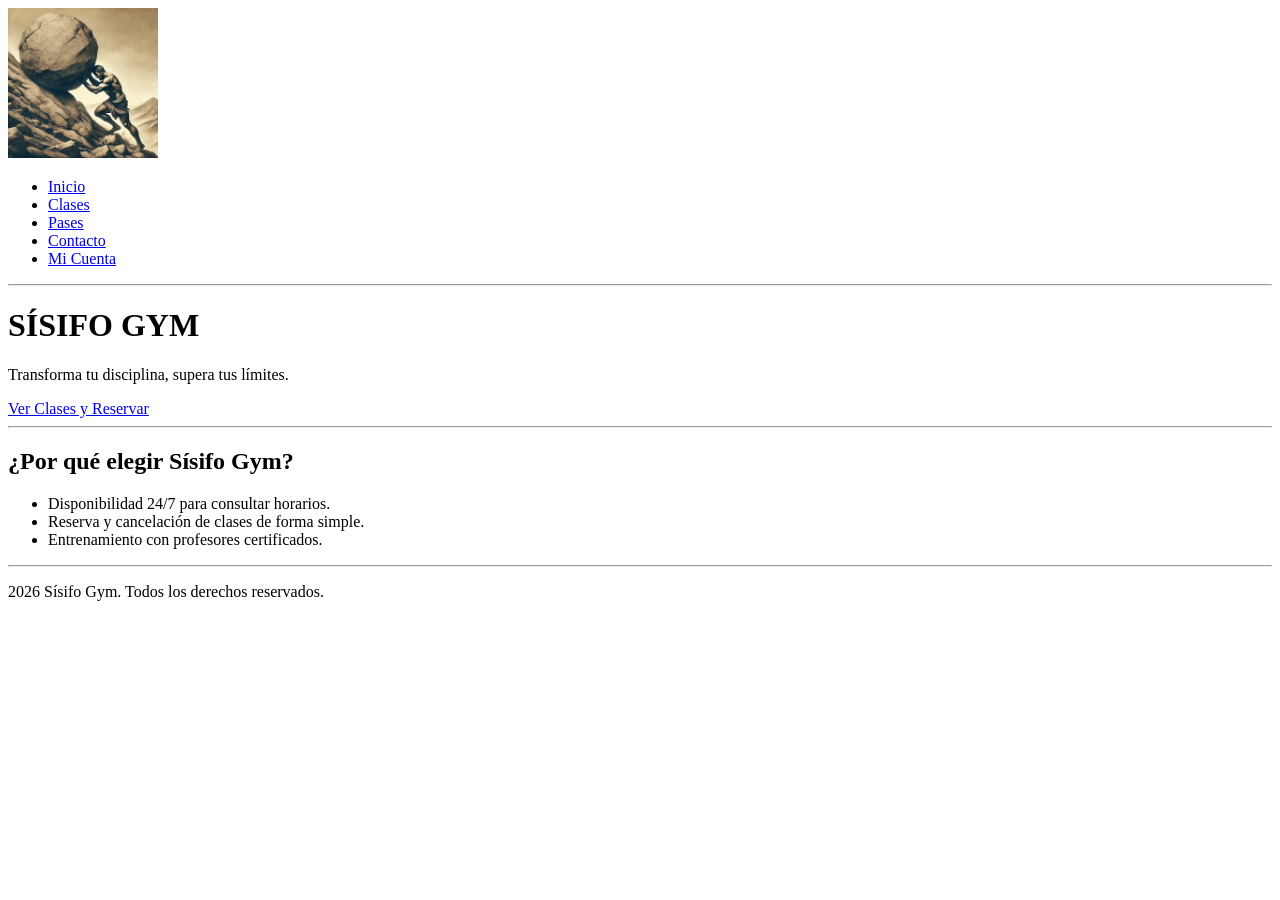
<file: Trabajo Practico 2/index.html>
<!DOCTYPE html>
<html lang="es">
<head>
    <meta charset="UTF-8">
    <title>Sísifo Gym - Inicio</title>
</head>
<body>

    <!-- Menú de navegación -->
    <a href="index.html">
        <img src="assets/img/logo.png" alt="Logo Sísifo Gym" width="150">
    </a>
    <ul>
        <li><a href="index.html">Inicio</a></li>
        <li><a href="clases.html">Clases</a></li>
        <li><a href="pases.html">Pases</a></li>
        <li><a href="contacto.html">Contacto</a></li>
        <li><a href="mi-cuenta.html">Mi Cuenta</a></li>
    </ul>

    <hr>

    <!-- Encabezado y presentación -->
    <h1>SÍSIFO GYM</h1>
    <p>Transforma tu disciplina, supera tus límites.</p>
    <a href="clases.html">Ver Clases y Reservar</a>

    <hr>

    <!-- Beneficios -->
    <h2>¿Por qué elegir Sísifo Gym?</h2>
    <ul>
        <li>Disponibilidad 24/7 para consultar horarios.</li>
        <li>Reserva y cancelación de clases de forma simple.</li>
        <li>Entrenamiento con profesores certificados.</li>
    </ul>

    <hr>

    <p>2026 Sísifo Gym. Todos los derechos reservados.</p>

</body>
</html>
</file>
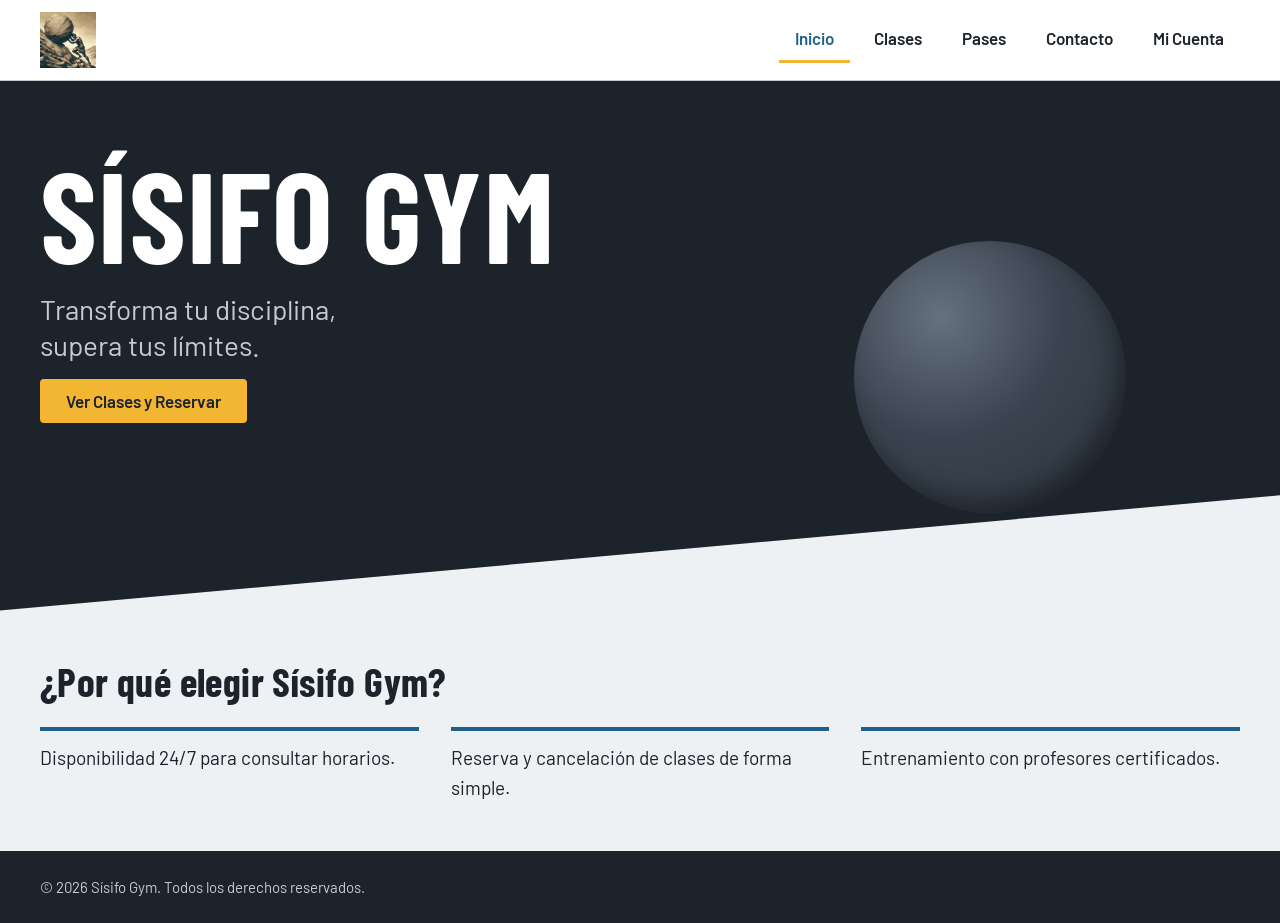
<file: Trabajo Practico 3/index.html>
<!DOCTYPE html>
<html lang="es">
<head>
    <meta charset="UTF-8">
    <meta name="viewport" content="width=device-width, initial-scale=1.0">
    <title>Sísifo Gym - Inicio</title>
    <link rel="preconnect" href="https://fonts.googleapis.com">
    <link rel="preconnect" href="https://fonts.gstatic.com" crossorigin>
    <link href="https://fonts.googleapis.com/css2?family=Barlow+Condensed:wght@700&family=Barlow:wght@400;600&display=swap" rel="stylesheet">
    <link rel="stylesheet" href="css/styles.css">
</head>
<body>

    <a class="salto-contenido" href="#contenido">Saltar al contenido</a>

    <header class="cabecera">
        <div class="cabecera__interior contenedor">
            <a class="cabecera__logo-enlace" href="index.html">
                <img class="cabecera__logo" src="assets/img/logo.png" alt="Logo Sísifo Gym">
            </a>
            <nav class="navegacion" aria-label="Navegación principal">
                <ul class="navegacion__lista">
                    <li><a class="navegacion__enlace navegacion__enlace--activo" href="index.html" aria-current="page">Inicio</a></li>
                    <li><a class="navegacion__enlace" href="clases.html">Clases</a></li>
                    <li><a class="navegacion__enlace" href="pases.html">Pases</a></li>
                    <li><a class="navegacion__enlace" href="contacto.html">Contacto</a></li>
                    <li><a class="navegacion__enlace" href="mi-cuenta.html">Mi Cuenta</a></li>
                </ul>
            </nav>
        </div>
    </header>

    <main class="principal" id="contenido">

        <section class="hero" aria-labelledby="hero-titulo">
            <div class="hero__contenido contenedor">
                <h1 class="hero__titulo" id="hero-titulo">SÍSIFO GYM</h1>
                <p class="hero__lema">Transforma tu disciplina, supera tus límites.</p>
                <a class="boton boton--acento" href="clases.html">Ver Clases y Reservar</a>
            </div>
            <div class="hero__roca" aria-hidden="true"></div>
        </section>

        <section class="beneficios seccion" aria-labelledby="beneficios-titulo">
            <div class="contenedor">
                <h2 class="seccion__titulo" id="beneficios-titulo">¿Por qué elegir Sísifo Gym?</h2>
                <ul class="beneficios__lista">
                    <li class="beneficios__item">Disponibilidad 24/7 para consultar horarios.</li>
                    <li class="beneficios__item">Reserva y cancelación de clases de forma simple.</li>
                    <li class="beneficios__item">Entrenamiento con profesores certificados.</li>
                </ul>
            </div>
        </section>
    </main>

    <footer class="pie">
        <div class="contenedor">
            <p class="pie__texto">&copy; 2026 Sísifo Gym. Todos los derechos reservados.</p>
        </div>
    </footer>

</body>
</html>
</file>
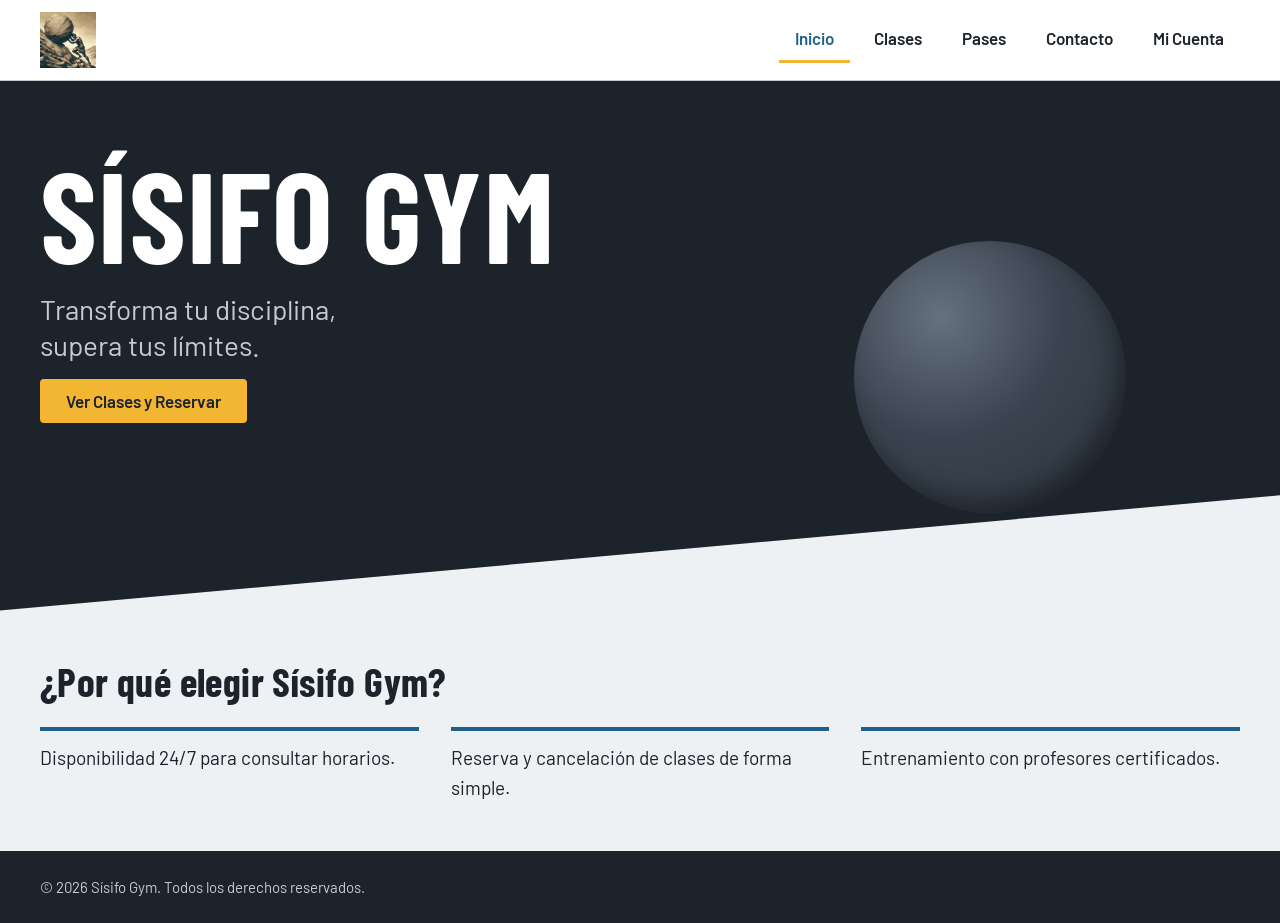
<file: Trabajo Practico 4/index.html>
<!DOCTYPE html>
<html lang="es">
<head>
    <meta charset="UTF-8">
    <meta name="viewport" content="width=device-width, initial-scale=1.0">
    <title>Sísifo Gym - Inicio</title>
    <link rel="preconnect" href="https://fonts.googleapis.com">
    <link rel="preconnect" href="https://fonts.gstatic.com" crossorigin>
    <link href="https://fonts.googleapis.com/css2?family=Barlow+Condensed:wght@700&family=Barlow:wght@400;600&display=swap" rel="stylesheet">
    <link rel="stylesheet" href="css/styles.css">
    <script>document.documentElement.classList.add('js');</script>
</head>
<body data-pagina="inicio">

    <a class="salto-contenido" href="#contenido">Saltar al contenido</a>

    <header class="cabecera">
        <div class="cabecera__interior contenedor">
            <a class="cabecera__logo-enlace" href="index.html">
                <img class="cabecera__logo" src="assets/img/logo.png" alt="Logo Sísifo Gym">
            </a>
            <button class="cabecera__menu-boton" id="menu-boton" type="button" aria-expanded="false" aria-controls="navegacion-principal">
                <span class="cabecera__menu-icono" aria-hidden="true"></span>
                <span>Menú</span>
            </button>
            <nav class="navegacion" id="navegacion-principal" aria-label="Navegación principal">
                <ul class="navegacion__lista">
                    <li><a class="navegacion__enlace navegacion__enlace--activo" href="index.html" aria-current="page">Inicio</a></li>
                    <li><a class="navegacion__enlace" href="clases.html">Clases</a></li>
                    <li><a class="navegacion__enlace" href="pases.html">Pases</a></li>
                    <li><a class="navegacion__enlace" href="contacto.html">Contacto</a></li>
                    <li><a class="navegacion__enlace" href="mi-cuenta.html">Mi Cuenta</a></li>
                </ul>
            </nav>
        </div>
    </header>

    <main class="principal" id="contenido">

        <section class="hero" aria-labelledby="hero-titulo">
            <div class="hero__contenido contenedor">
                <h1 class="hero__titulo" id="hero-titulo">SÍSIFO GYM</h1>
                <p class="hero__lema">Transforma tu disciplina, supera tus límites.</p>
                <a class="boton boton--acento" href="clases.html">Ver Clases y Reservar</a>
            </div>
            <div class="hero__roca" aria-hidden="true"></div>
        </section>

        <section class="beneficios seccion" aria-labelledby="beneficios-titulo">
            <div class="contenedor">
                <h2 class="seccion__titulo" id="beneficios-titulo">¿Por qué elegir Sísifo Gym?</h2>
                <ul class="beneficios__lista">
                    <li class="beneficios__item">Disponibilidad 24/7 para consultar horarios.</li>
                    <li class="beneficios__item">Reserva y cancelación de clases de forma simple.</li>
                    <li class="beneficios__item">Entrenamiento con profesores certificados.</li>
                </ul>
            </div>
        </section>
    </main>

    <footer class="pie">
        <div class="contenedor">
            <p class="pie__texto">&copy; 2026 Sísifo Gym. Todos los derechos reservados.</p>
        </div>
    </footer>

    <script type="module" src="js/main.js"></script>
</body>
</html>
</file>
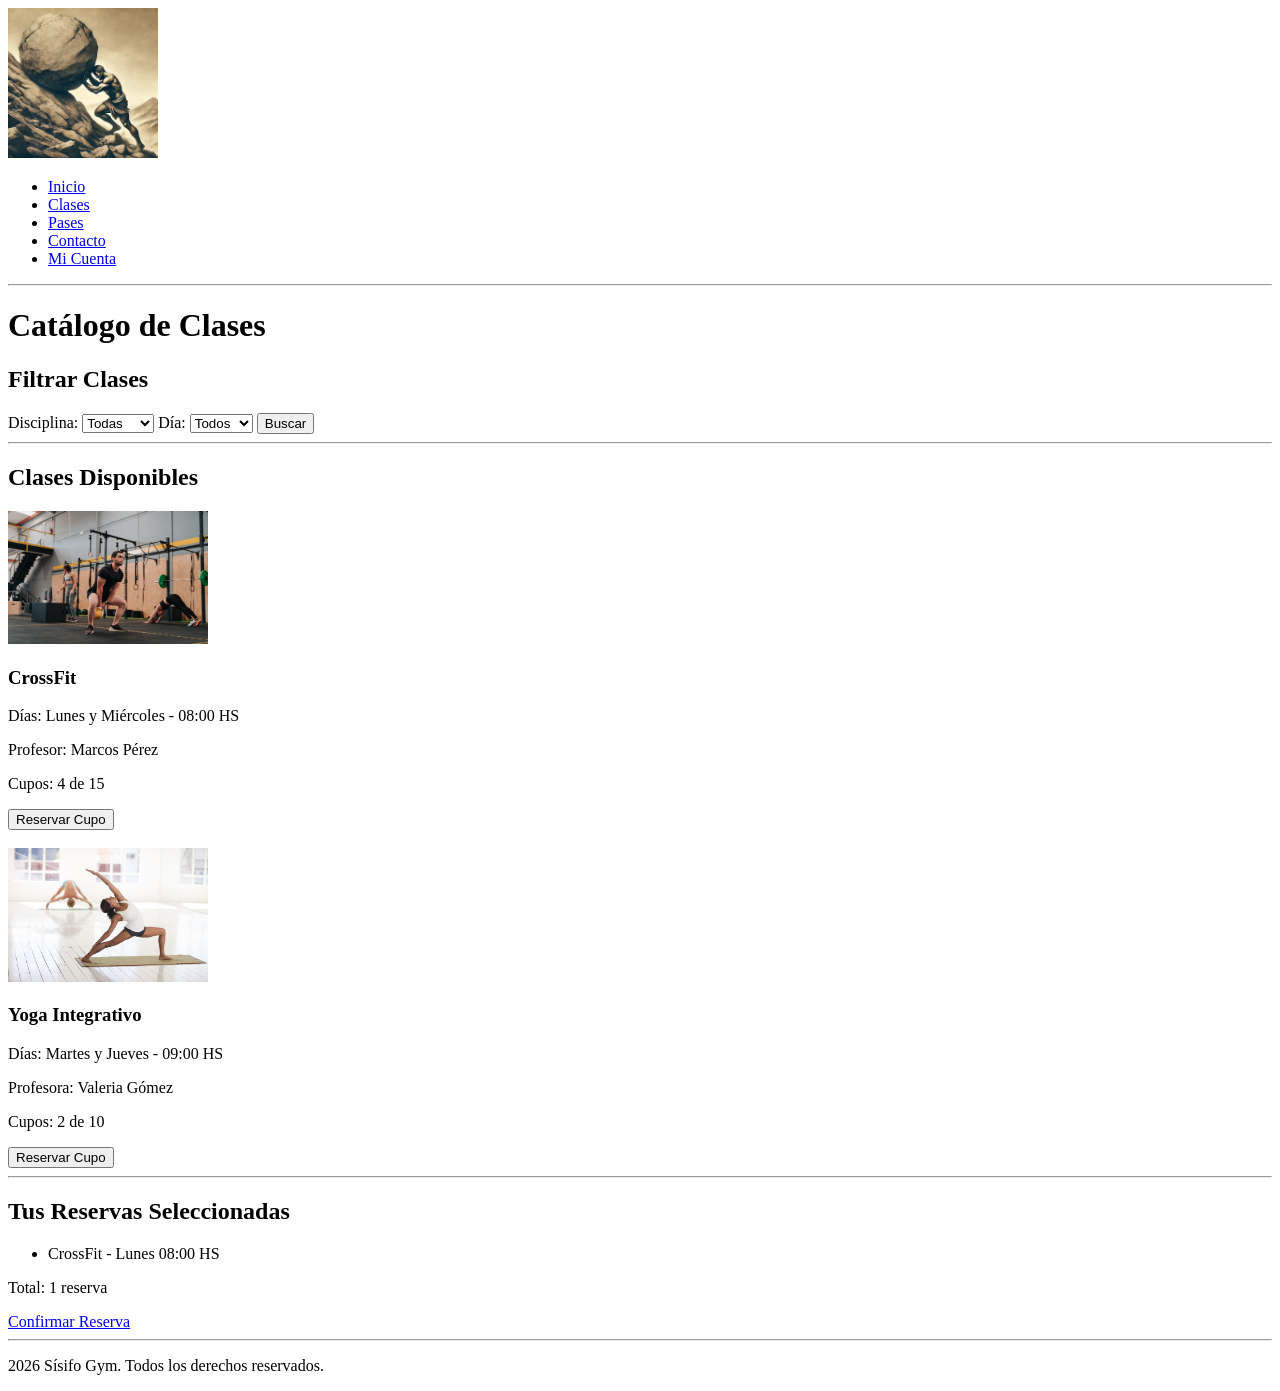
<file: Trabajo Practico 2/clases.html>
<!DOCTYPE html>
<html lang="es">
<head>
    <meta charset="UTF-8">
    <title>Sísifo Gym - Clases</title>
</head>
<body>

    <a href="index.html">
        <img src="assets/img/logo.png" alt="Logo Sísifo Gym" width="150">
    </a>
    <ul>
        <li><a href="index.html">Inicio</a></li>
        <li><a href="clases.html">Clases</a></li>
        <li><a href="pases.html">Pases</a></li>
        <li><a href="contacto.html">Contacto</a></li>
        <li><a href="mi-cuenta.html">Mi Cuenta</a></li>
    </ul>

    <hr>

    <h1>Catálogo de Clases</h1>

    <!-- Filtros simples -->
    <h2>Filtrar Clases</h2>
    <form>
        <label>Disciplina:</label>
        <select name="disciplina">
            <option value="todas">Todas</option>
            <option value="crossfit">CrossFit</option>
            <option value="yoga">Yoga</option>
        </select>

        <label>Día:</label>
        <select name="dia">
            <option value="todos">Todos</option>
            <option value="lunes">Lunes</option>
            <option value="martes">Martes</option>
        </select>

        <button type="submit">Buscar</button>
    </form>

    <hr>

    <!-- Lista de clases -->
    <h2>Clases Disponibles</h2>

    <div>
        <img src="assets/img/crossfit.jpg" alt="CrossFit" width="200">
        <h3>CrossFit</h3>
        <p>Días: Lunes y Miércoles - 08:00 HS</p>
        <p>Profesor: Marcos Pérez</p>
        <p>Cupos: 4 de 15</p>
        <button type="button">Reservar Cupo</button>
    </div>

    <br>

    <div>
        <img src="assets/img/yoga.jpg" alt="Yoga" width="200">
        <h3>Yoga Integrativo</h3>
        <p>Días: Martes y Jueves - 09:00 HS</p>
        <p>Profesora: Valeria Gómez</p>
        <p>Cupos: 2 de 10</p>
        <button type="button">Reservar Cupo</button>
    </div>

    <hr>

    <!-- Resumen -->
    <h2>Tus Reservas Seleccionadas</h2>
    <ul>
        <li>CrossFit - Lunes 08:00 HS</li>
    </ul>
    <p>Total: 1 reserva</p>
    <a href="mi-cuenta.html">Confirmar Reserva</a>

    <hr>

    <p>2026 Sísifo Gym. Todos los derechos reservados.</p>

</body>
</html>
</file>
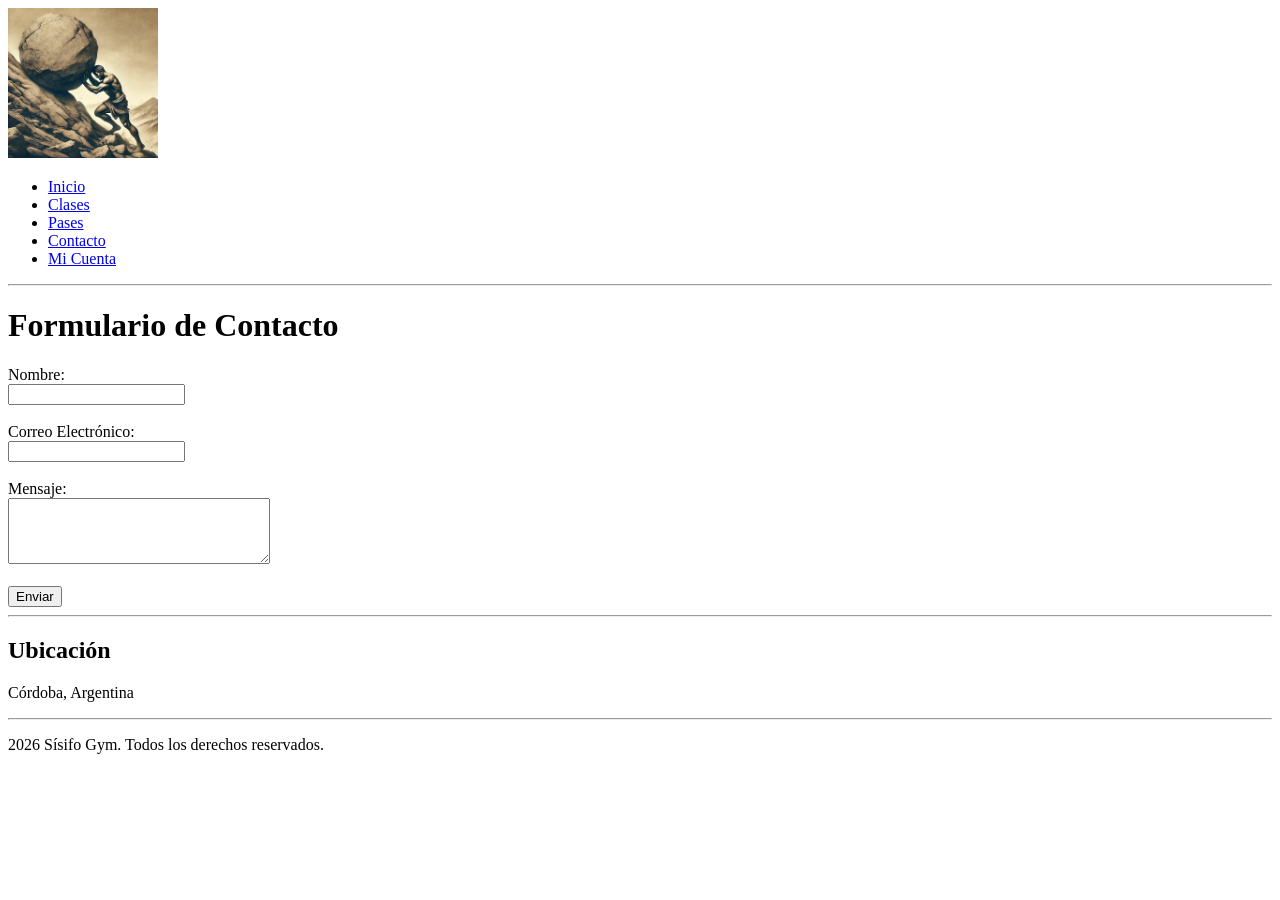
<file: Trabajo Practico 2/contacto.html>
<!DOCTYPE html>
<html lang="es">
<head>
    <meta charset="UTF-8">
    <title>Sísifo Gym - Contacto</title>
</head>
<body>

    <a href="index.html">
        <img src="assets/img/logo.png" alt="Logo Sísifo Gym" width="150">
    </a>
    <ul>
        <li><a href="index.html">Inicio</a></li>
        <li><a href="clases.html">Clases</a></li>
        <li><a href="pases.html">Pases</a></li>
        <li><a href="contacto.html">Contacto</a></li>
        <li><a href="mi-cuenta.html">Mi Cuenta</a></li>
    </ul>

    <hr>

    <h1>Formulario de Contacto</h1>

    <form action="#" method="post">
        <label>Nombre:</label><br>
        <input type="text" name="nombre"><br><br>

        <label>Correo Electrónico:</label><br>
        <input type="email" name="email"><br><br>

        <label>Mensaje:</label><br>
        <textarea name="mensaje" rows="4" cols="30"></textarea><br><br>

        <button type="submit">Enviar</button>
    </form>

    <hr>

    <h2>Ubicación</h2>
    <p>Córdoba, Argentina</p>

    <hr>

    <p>2026 Sísifo Gym. Todos los derechos reservados.</p>

</body>
</html>
</file>
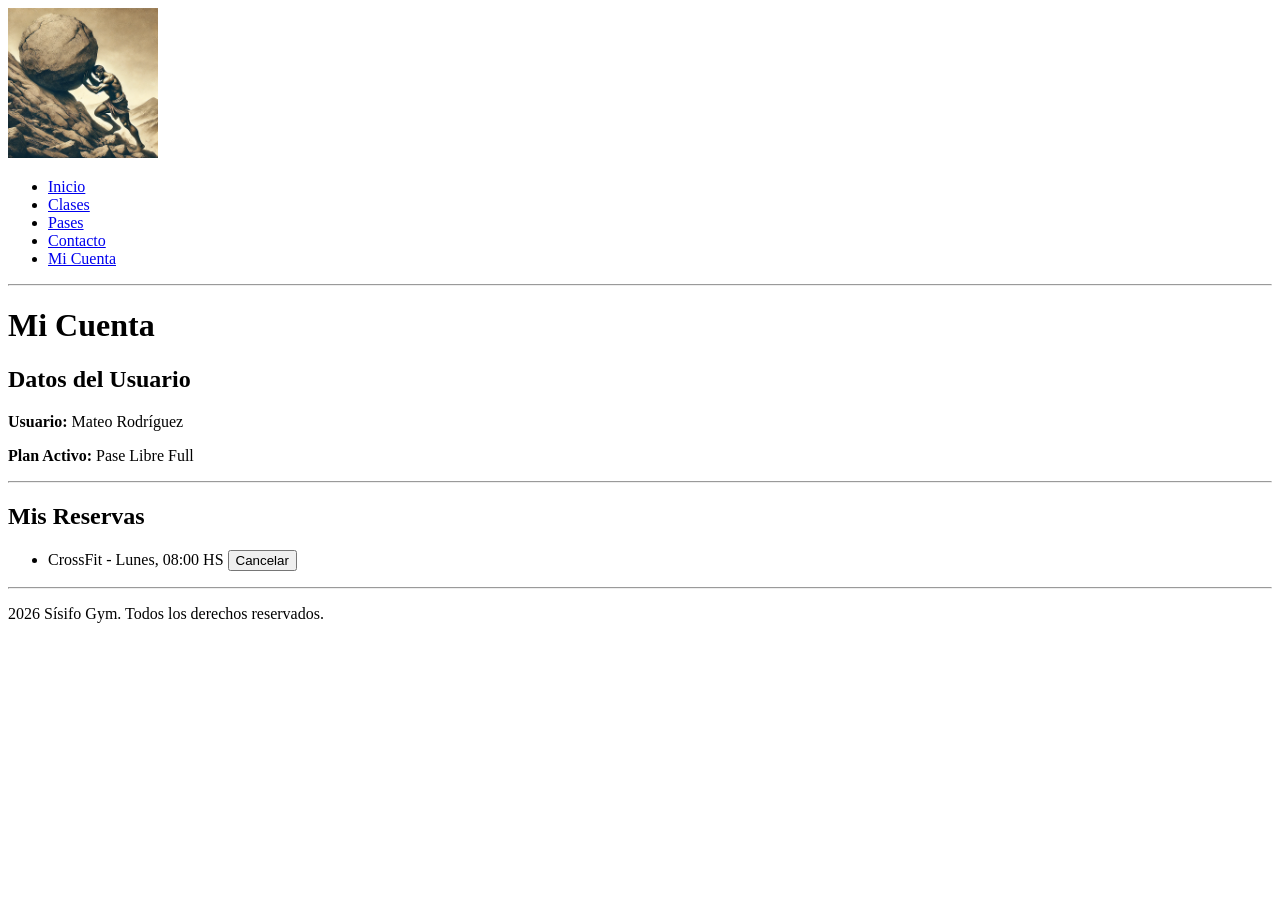
<file: Trabajo Practico 2/mi-cuenta.html>
<!DOCTYPE html>
<html lang="es">
<head>
    <meta charset="UTF-8">
    <title>Sísifo Gym - Mi Cuenta</title>
</head>
<body>

    <a href="index.html">
        <img src="assets/img/logo.png" alt="Logo Sísifo Gym" width="150">
    </a>
    <ul>
        <li><a href="index.html">Inicio</a></li>
        <li><a href="clases.html">Clases</a></li>
        <li><a href="pases.html">Pases</a></li>
        <li><a href="contacto.html">Contacto</a></li>
        <li><a href="mi-cuenta.html">Mi Cuenta</a></li>
    </ul>

    <hr>

    <h1>Mi Cuenta</h1>

    <h2>Datos del Usuario</h2>
    <p><b>Usuario:</b> Mateo Rodríguez</p>
    <p><b>Plan Activo:</b> Pase Libre Full</p>

    <hr>

    <h2>Mis Reservas</h2>
    <ul>
        <li>CrossFit - Lunes, 08:00 HS <button type="button">Cancelar</button></li>
    </ul>

    <hr>

    <p>2026 Sísifo Gym. Todos los derechos reservados.</p>

</body>
</html>
</file>
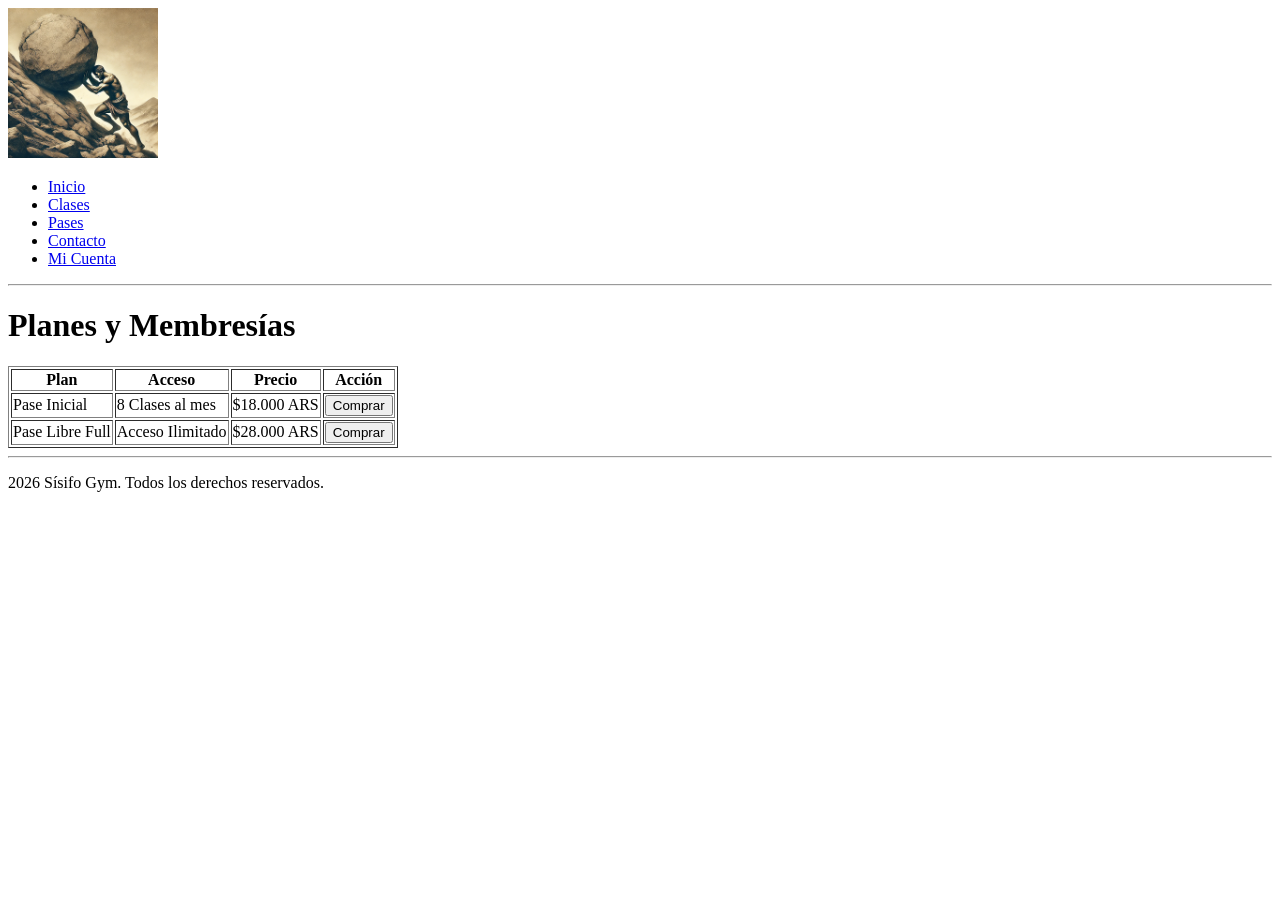
<file: Trabajo Practico 2/pases.html>
<!DOCTYPE html>
<html lang="es">
<head>
    <meta charset="UTF-8">
    <title>Sísifo Gym - Pases</title>
</head>
<body>

    <a href="index.html">
        <img src="assets/img/logo.png" alt="Logo Sísifo Gym" width="150">
    </a>
    <ul>
        <li><a href="index.html">Inicio</a></li>
        <li><a href="clases.html">Clases</a></li>
        <li><a href="pases.html">Pases</a></li>
        <li><a href="contacto.html">Contacto</a></li>
        <li><a href="mi-cuenta.html">Mi Cuenta</a></li>
    </ul>

    <hr>

    <h1>Planes y Membresías</h1>

    <!-- Tabla simple de precios -->
    <table border="1">
        <tr>
            <th>Plan</th>
            <th>Acceso</th>
            <th>Precio</th>
            <th>Acción</th>
        </tr>
        <tr>
            <td>Pase Inicial</td>
            <td>8 Clases al mes</td>
            <td>$18.000 ARS</td>
            <td><button type="button">Comprar</button></td>
        </tr>
        <tr>
            <td>Pase Libre Full</td>
            <td>Acceso Ilimitado</td>
            <td>$28.000 ARS</td>
            <td><button type="button">Comprar</button></td>
        </tr>
    </table>

    <hr>

    <p>2026 Sísifo Gym. Todos los derechos reservados.</p>

</body>
</html>
</file>
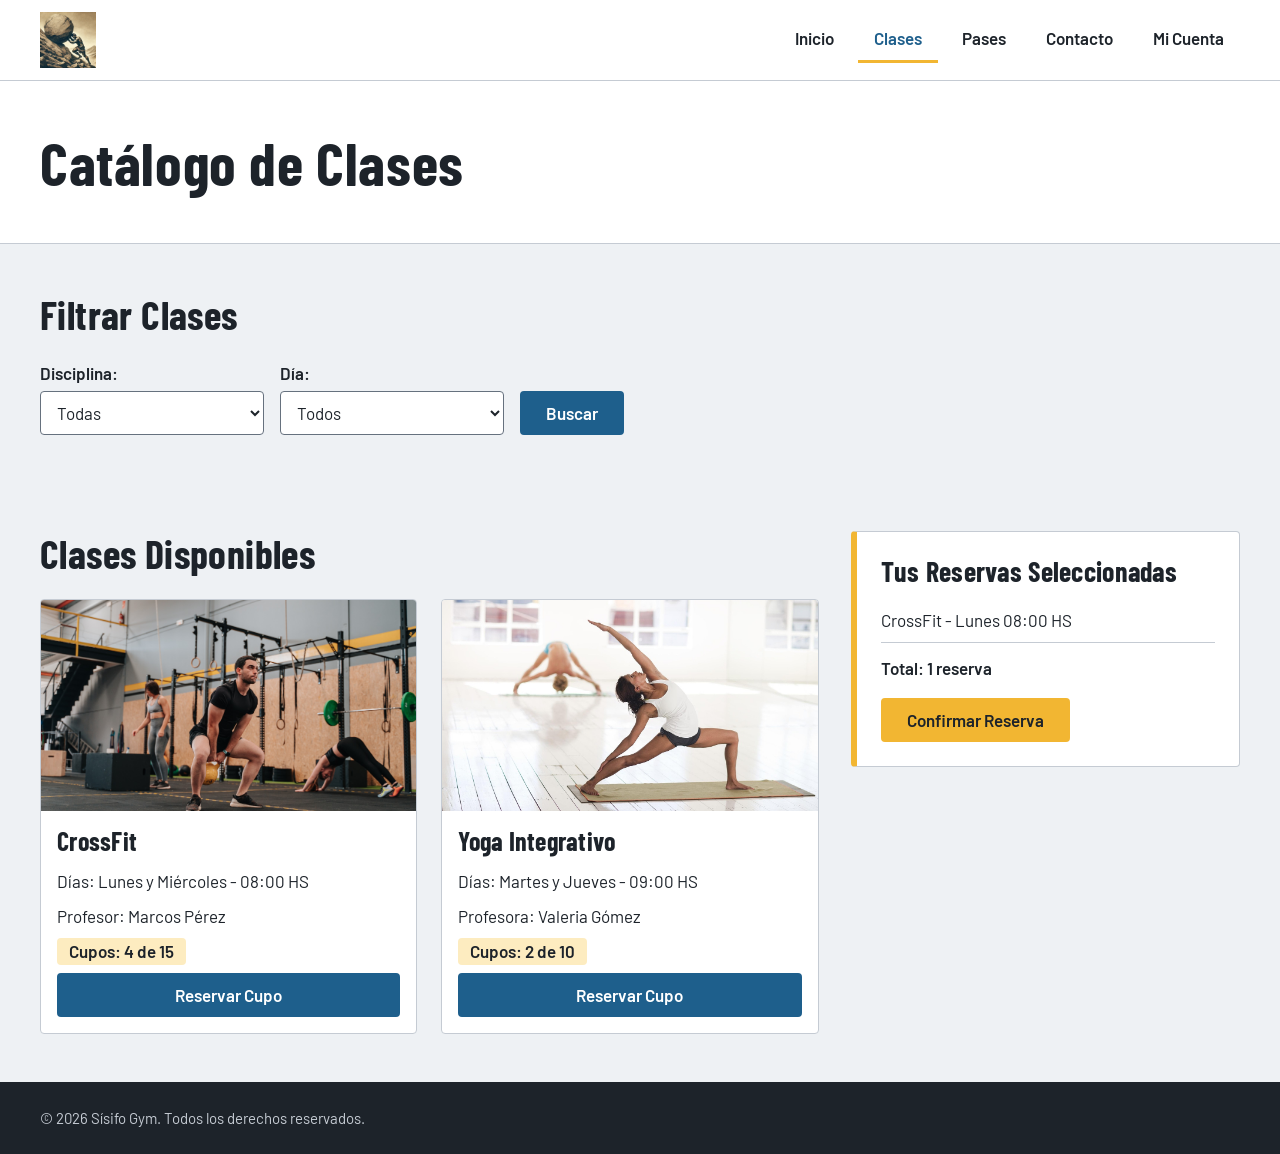
<file: Trabajo Practico 3/clases.html>
<!DOCTYPE html>
<html lang="es">
<head>
    <meta charset="UTF-8">
    <meta name="viewport" content="width=device-width, initial-scale=1.0">
    <title>Sísifo Gym - Clases</title>
    <link rel="preconnect" href="https://fonts.googleapis.com">
    <link rel="preconnect" href="https://fonts.gstatic.com" crossorigin>
    <link href="https://fonts.googleapis.com/css2?family=Barlow+Condensed:wght@700&family=Barlow:wght@400;600&display=swap" rel="stylesheet">
    <link rel="stylesheet" href="css/styles.css">
</head>
<body>

    <a class="salto-contenido" href="#contenido">Saltar al contenido</a>

    <header class="cabecera">
        <div class="cabecera__interior contenedor">
            <a class="cabecera__logo-enlace" href="index.html">
                <img class="cabecera__logo" src="assets/img/logo.png" alt="Logo Sísifo Gym">
            </a>
            <nav class="navegacion" aria-label="Navegación principal">
                <ul class="navegacion__lista">
                    <li><a class="navegacion__enlace" href="index.html">Inicio</a></li>
                    <li><a class="navegacion__enlace navegacion__enlace--activo" href="clases.html" aria-current="page">Clases</a></li>
                    <li><a class="navegacion__enlace" href="pases.html">Pases</a></li>
                    <li><a class="navegacion__enlace" href="contacto.html">Contacto</a></li>
                    <li><a class="navegacion__enlace" href="mi-cuenta.html">Mi Cuenta</a></li>
                </ul>
            </nav>
        </div>
    </header>

    <main class="principal" id="contenido">

        <div class="encabezado-pagina">
            <div class="contenedor">
                <h1>Catálogo de Clases</h1>
            </div>
        </div>

        <section class="seccion" aria-labelledby="filtros-titulo">
            <div class="contenedor">
                <h2 class="seccion__titulo" id="filtros-titulo">Filtrar Clases</h2>
                <form class="formulario formulario--horizontal">
                    <div class="formulario__campo">
                        <label class="formulario__etiqueta" for="filtro-disciplina">Disciplina:</label>
                        <select class="formulario__control" id="filtro-disciplina" name="disciplina">
                            <option value="todas">Todas</option>
                            <option value="crossfit">CrossFit</option>
                            <option value="yoga">Yoga</option>
                        </select>
                    </div>

                    <div class="formulario__campo">
                        <label class="formulario__etiqueta" for="filtro-dia">Día:</label>
                        <select class="formulario__control" id="filtro-dia" name="dia">
                            <option value="todos">Todos</option>
                            <option value="lunes">Lunes</option>
                            <option value="martes">Martes</option>
                        </select>
                    </div>

                    <button class="boton formulario__boton" type="submit">Buscar</button>
                </form>
            </div>
        </section>

        <div class="clases seccion contenedor">
            <section class="clases__catalogo" aria-labelledby="catalogo-titulo">
                <h2 class="seccion__titulo" id="catalogo-titulo">Clases Disponibles</h2>
                <div class="catalogo">
                    <article class="tarjeta-clase">
                        <img class="tarjeta-clase__imagen" src="assets/img/crossfit.jpg" alt="CrossFit">
                        <div class="tarjeta-clase__cuerpo">
                            <h3 class="tarjeta-clase__titulo">CrossFit</h3>
                            <p>Días: Lunes y Miércoles - 08:00 HS</p>
                            <p>Profesor: Marcos Pérez</p>
                            <p class="tarjeta-clase__cupos tarjeta-clase__cupos--pocos">Cupos: 4 de 15</p>
                            <button class="boton tarjeta-clase__boton" type="button">Reservar Cupo</button>
                        </div>
                    </article>

                    <article class="tarjeta-clase">
                        <img class="tarjeta-clase__imagen" src="assets/img/yoga.jpg" alt="Yoga">
                        <div class="tarjeta-clase__cuerpo">
                            <h3 class="tarjeta-clase__titulo">Yoga Integrativo</h3>
                            <p>Días: Martes y Jueves - 09:00 HS</p>
                            <p>Profesora: Valeria Gómez</p>
                            <p class="tarjeta-clase__cupos tarjeta-clase__cupos--pocos">Cupos: 2 de 10</p>
                            <button class="boton tarjeta-clase__boton" type="button">Reservar Cupo</button>
                        </div>
                    </article>
                </div>
            </section>

            <aside class="clases__resumen resumen-reservas" aria-labelledby="resumen-titulo">
                <h2 class="resumen-reservas__titulo" id="resumen-titulo">Tus Reservas Seleccionadas</h2>
                <ul class="resumen-reservas__lista">
                    <li class="resumen-reservas__item">CrossFit - Lunes 08:00 HS</li>
                </ul>
                <p class="resumen-reservas__total" aria-live="polite">Total: 1 reserva</p>
                <a class="boton boton--acento" href="mi-cuenta.html">Confirmar Reserva</a>
            </aside>
        </div>
    </main>

    <footer class="pie">
        <div class="contenedor">
            <p class="pie__texto">&copy; 2026 Sísifo Gym. Todos los derechos reservados.</p>
        </div>
    </footer>

</body>
</html>
</file>
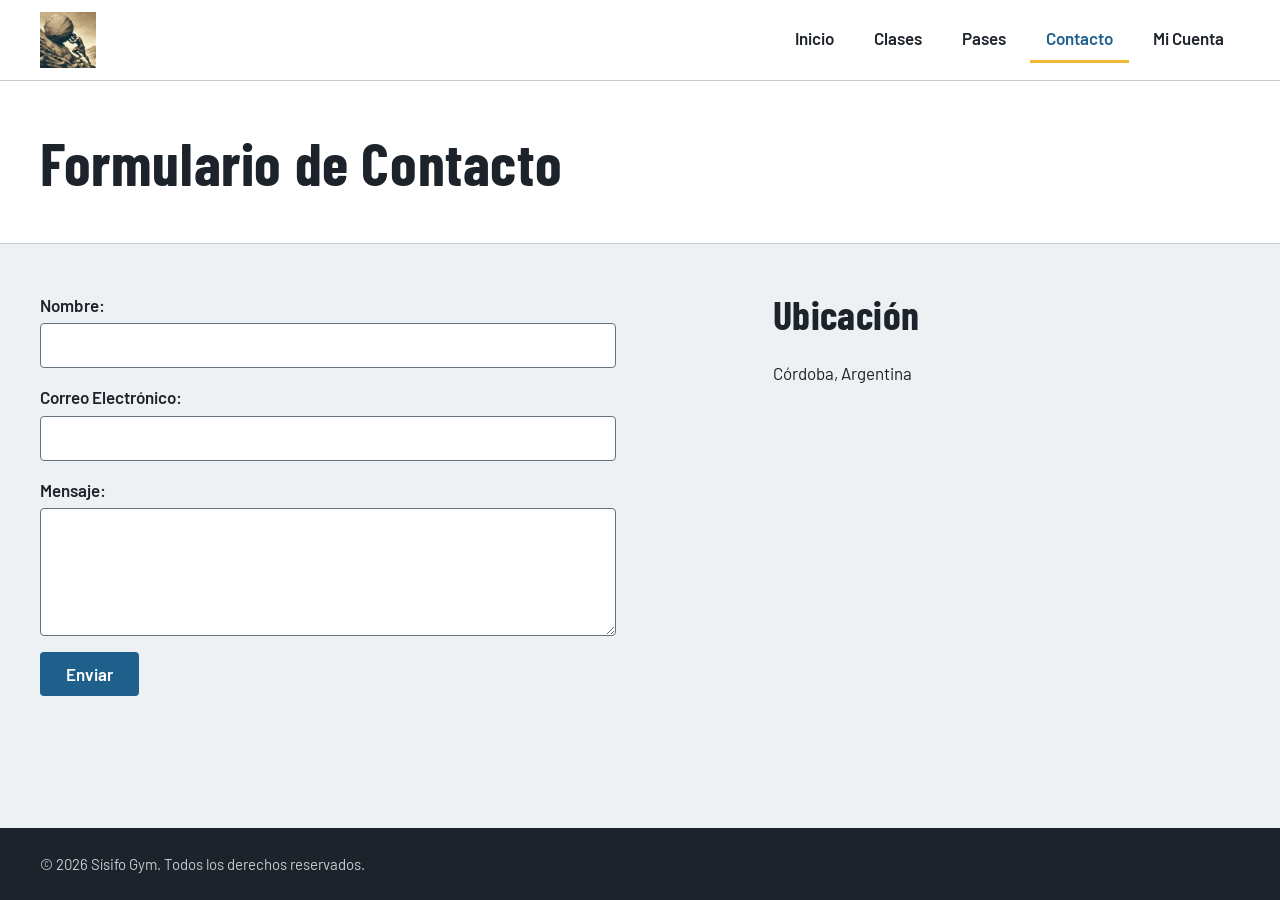
<file: Trabajo Practico 3/contacto.html>
<!DOCTYPE html>
<html lang="es">
<head>
    <meta charset="UTF-8">
    <meta name="viewport" content="width=device-width, initial-scale=1.0">
    <title>Sísifo Gym - Contacto</title>
    <link rel="preconnect" href="https://fonts.googleapis.com">
    <link rel="preconnect" href="https://fonts.gstatic.com" crossorigin>
    <link href="https://fonts.googleapis.com/css2?family=Barlow+Condensed:wght@700&family=Barlow:wght@400;600&display=swap" rel="stylesheet">
    <link rel="stylesheet" href="css/styles.css">
</head>
<body>

    <a class="salto-contenido" href="#contenido">Saltar al contenido</a>

    <header class="cabecera">
        <div class="cabecera__interior contenedor">
            <a class="cabecera__logo-enlace" href="index.html">
                <img class="cabecera__logo" src="assets/img/logo.png" alt="Logo Sísifo Gym">
            </a>
            <nav class="navegacion" aria-label="Navegación principal">
                <ul class="navegacion__lista">
                    <li><a class="navegacion__enlace" href="index.html">Inicio</a></li>
                    <li><a class="navegacion__enlace" href="clases.html">Clases</a></li>
                    <li><a class="navegacion__enlace" href="pases.html">Pases</a></li>
                    <li><a class="navegacion__enlace navegacion__enlace--activo" href="contacto.html" aria-current="page">Contacto</a></li>
                    <li><a class="navegacion__enlace" href="mi-cuenta.html">Mi Cuenta</a></li>
                </ul>
            </nav>
        </div>
    </header>

    <main class="principal" id="contenido">

        <div class="encabezado-pagina">
            <div class="contenedor">
                <h1>Formulario de Contacto</h1>
            </div>
        </div>

        <div class="contacto seccion contenedor">
            <section aria-labelledby="form-titulo">
                <h2 class="visualmente-oculto" id="form-titulo">Enviar un mensaje</h2>
                <form class="formulario formulario--contacto" action="#" method="post">
                    <div class="formulario__campo">
                        <label class="formulario__etiqueta" for="contacto-nombre">Nombre:</label>
                        <input class="formulario__control" type="text" id="contacto-nombre" name="nombre" autocomplete="name" required>
                    </div>

                    <div class="formulario__campo">
                        <label class="formulario__etiqueta" for="contacto-email">Correo Electrónico:</label>
                        <input class="formulario__control" type="email" id="contacto-email" name="email" autocomplete="email" required>
                    </div>

                    <div class="formulario__campo">
                        <label class="formulario__etiqueta" for="contacto-mensaje">Mensaje:</label>
                        <textarea class="formulario__control formulario__control--texto" id="contacto-mensaje" name="mensaje" rows="4" required></textarea>
                    </div>

                    <button class="boton boton--bloque formulario__boton" type="submit">Enviar</button>
                </form>
            </section>

            <section aria-labelledby="ubicacion-titulo">
                <h2 class="seccion__titulo" id="ubicacion-titulo">Ubicación</h2>
                <p>Córdoba, Argentina</p>
            </section>
        </div>
    </main>

    <footer class="pie">
        <div class="contenedor">
            <p class="pie__texto">&copy; 2026 Sísifo Gym. Todos los derechos reservados.</p>
        </div>
    </footer>

</body>
</html>
</file>
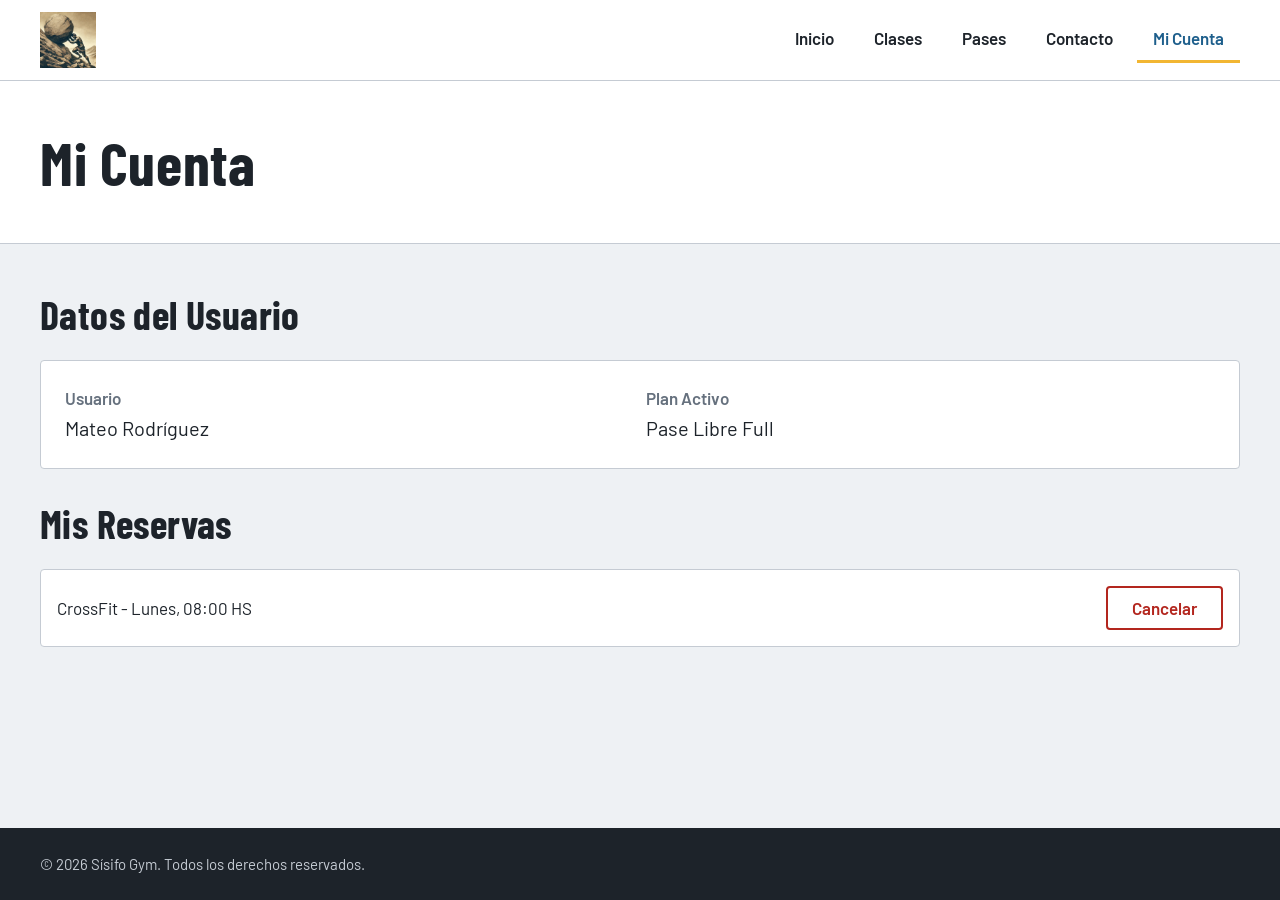
<file: Trabajo Practico 3/mi-cuenta.html>
<!DOCTYPE html>
<html lang="es">
<head>
    <meta charset="UTF-8">
    <meta name="viewport" content="width=device-width, initial-scale=1.0">
    <title>Sísifo Gym - Mi Cuenta</title>
    <link rel="preconnect" href="https://fonts.googleapis.com">
    <link rel="preconnect" href="https://fonts.gstatic.com" crossorigin>
    <link href="https://fonts.googleapis.com/css2?family=Barlow+Condensed:wght@700&family=Barlow:wght@400;600&display=swap" rel="stylesheet">
    <link rel="stylesheet" href="css/styles.css">
</head>
<body>

    <a class="salto-contenido" href="#contenido">Saltar al contenido</a>

    <header class="cabecera">
        <div class="cabecera__interior contenedor">
            <a class="cabecera__logo-enlace" href="index.html">
                <img class="cabecera__logo" src="assets/img/logo.png" alt="Logo Sísifo Gym">
            </a>
            <nav class="navegacion" aria-label="Navegación principal">
                <ul class="navegacion__lista">
                    <li><a class="navegacion__enlace" href="index.html">Inicio</a></li>
                    <li><a class="navegacion__enlace" href="clases.html">Clases</a></li>
                    <li><a class="navegacion__enlace" href="pases.html">Pases</a></li>
                    <li><a class="navegacion__enlace" href="contacto.html">Contacto</a></li>
                    <li><a class="navegacion__enlace navegacion__enlace--activo" href="mi-cuenta.html" aria-current="page">Mi Cuenta</a></li>
                </ul>
            </nav>
        </div>
    </header>

    <main class="principal" id="contenido">

        <div class="encabezado-pagina">
            <div class="contenedor">
                <h1>Mi Cuenta</h1>
            </div>
        </div>

        <div class="cuenta seccion contenedor">
            <section aria-labelledby="datos-titulo">
                <h2 class="seccion__titulo" id="datos-titulo">Datos del Usuario</h2>
                <dl class="datos-usuario">
                    <div class="datos-usuario__fila">
                        <dt class="datos-usuario__etiqueta">Usuario</dt>
                        <dd class="datos-usuario__valor">Mateo Rodríguez</dd>
                    </div>
                    <div class="datos-usuario__fila">
                        <dt class="datos-usuario__etiqueta">Plan Activo</dt>
                        <dd class="datos-usuario__valor">Pase Libre Full</dd>
                    </div>
                </dl>
            </section>

            <section aria-labelledby="reservas-titulo">
                <h2 class="seccion__titulo" id="reservas-titulo">Mis Reservas</h2>
                <ul class="lista-reservas">
                    <li class="lista-reservas__item">
                        <span>CrossFit - Lunes, 08:00 HS</span>
                        <button class="boton boton--peligro" type="button" aria-label="Cancelar reserva de CrossFit, lunes 08:00 HS">Cancelar</button>
                    </li>
                </ul>
            </section>
        </div>
    </main>

    <footer class="pie">
        <div class="contenedor">
            <p class="pie__texto">&copy; 2026 Sísifo Gym. Todos los derechos reservados.</p>
        </div>
    </footer>

</body>
</html>
</file>
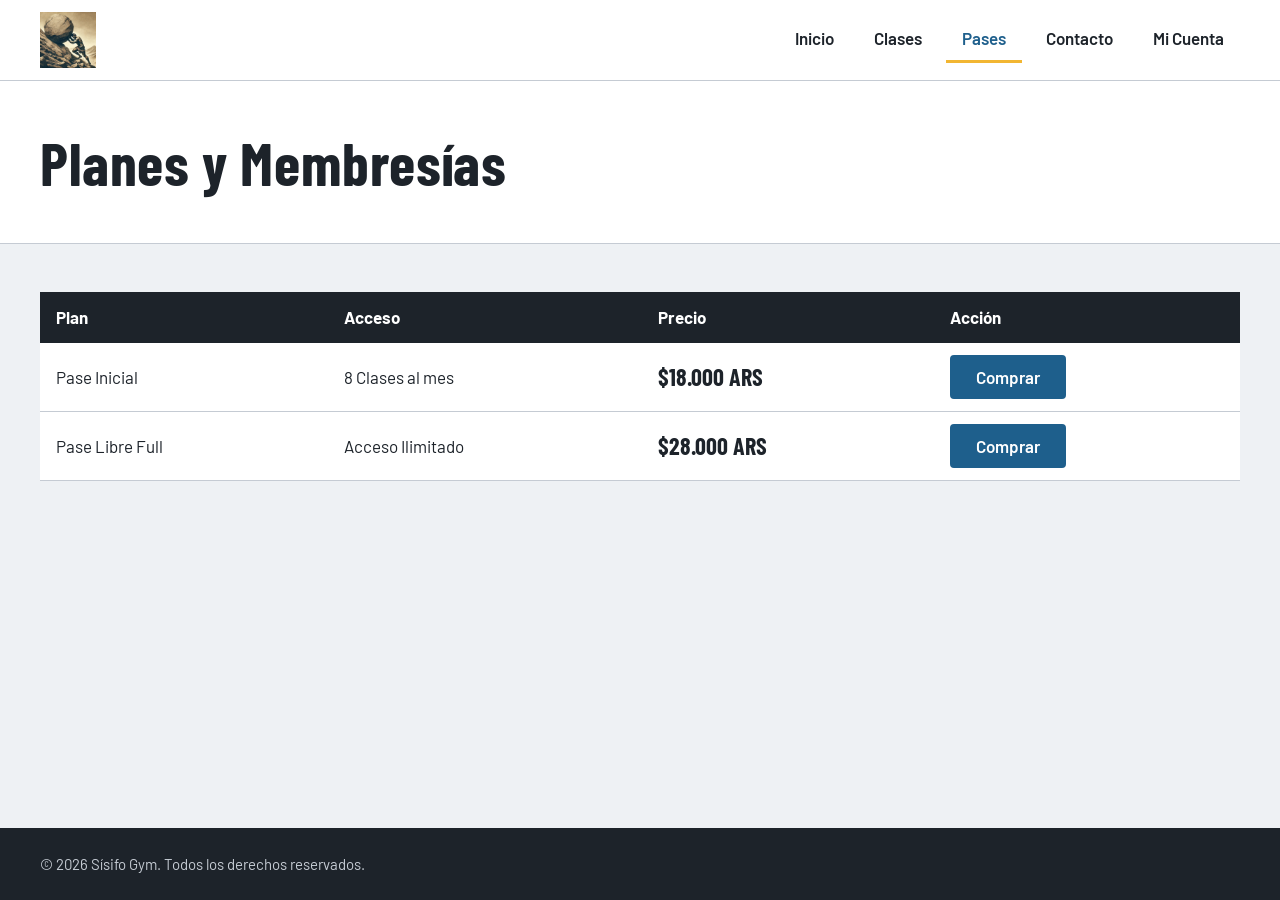
<file: Trabajo Practico 3/pases.html>
<!DOCTYPE html>
<html lang="es">
<head>
    <meta charset="UTF-8">
    <meta name="viewport" content="width=device-width, initial-scale=1.0">
    <title>Sísifo Gym - Pases</title>
    <link rel="preconnect" href="https://fonts.googleapis.com">
    <link rel="preconnect" href="https://fonts.gstatic.com" crossorigin>
    <link href="https://fonts.googleapis.com/css2?family=Barlow+Condensed:wght@700&family=Barlow:wght@400;600&display=swap" rel="stylesheet">
    <link rel="stylesheet" href="css/styles.css">
</head>
<body>

    <a class="salto-contenido" href="#contenido">Saltar al contenido</a>

    <header class="cabecera">
        <div class="cabecera__interior contenedor">
            <a class="cabecera__logo-enlace" href="index.html">
                <img class="cabecera__logo" src="assets/img/logo.png" alt="Logo Sísifo Gym">
            </a>
            <nav class="navegacion" aria-label="Navegación principal">
                <ul class="navegacion__lista">
                    <li><a class="navegacion__enlace" href="index.html">Inicio</a></li>
                    <li><a class="navegacion__enlace" href="clases.html">Clases</a></li>
                    <li><a class="navegacion__enlace navegacion__enlace--activo" href="pases.html" aria-current="page">Pases</a></li>
                    <li><a class="navegacion__enlace" href="contacto.html">Contacto</a></li>
                    <li><a class="navegacion__enlace" href="mi-cuenta.html">Mi Cuenta</a></li>
                </ul>
            </nav>
        </div>
    </header>

    <main class="principal" id="contenido">

        <div class="encabezado-pagina">
            <div class="contenedor">
                <h1>Planes y Membresías</h1>
            </div>
        </div>

        <section class="seccion">
            <div class="contenedor">
                <table class="tabla-pases">
                    <caption class="visualmente-oculto">Planes de Sísifo Gym con su acceso y precio</caption>
                    <thead class="tabla-pases__cabecera">
                        <tr>
                            <th class="tabla-pases__encabezado" scope="col">Plan</th>
                            <th class="tabla-pases__encabezado" scope="col">Acceso</th>
                            <th class="tabla-pases__encabezado" scope="col">Precio</th>
                            <th class="tabla-pases__encabezado" scope="col">Acción</th>
                        </tr>
                    </thead>
                    <tbody>
                        <tr class="tabla-pases__fila">
                            <td class="tabla-pases__celda" data-label="Plan">Pase Inicial</td>
                            <td class="tabla-pases__celda" data-label="Acceso">8 Clases al mes</td>
                            <td class="tabla-pases__celda tabla-pases__celda--precio" data-label="Precio">$18.000 ARS</td>
                            <td class="tabla-pases__celda" data-label="Acción"><button class="boton" type="button">Comprar</button></td>
                        </tr>
                        <tr class="tabla-pases__fila">
                            <td class="tabla-pases__celda" data-label="Plan">Pase Libre Full</td>
                            <td class="tabla-pases__celda" data-label="Acceso">Acceso Ilimitado</td>
                            <td class="tabla-pases__celda tabla-pases__celda--precio" data-label="Precio">$28.000 ARS</td>
                            <td class="tabla-pases__celda" data-label="Acción"><button class="boton" type="button">Comprar</button></td>
                        </tr>
                    </tbody>
                </table>
            </div>
        </section>
    </main>

    <footer class="pie">
        <div class="contenedor">
            <p class="pie__texto">&copy; 2026 Sísifo Gym. Todos los derechos reservados.</p>
        </div>
    </footer>

</body>
</html>
</file>
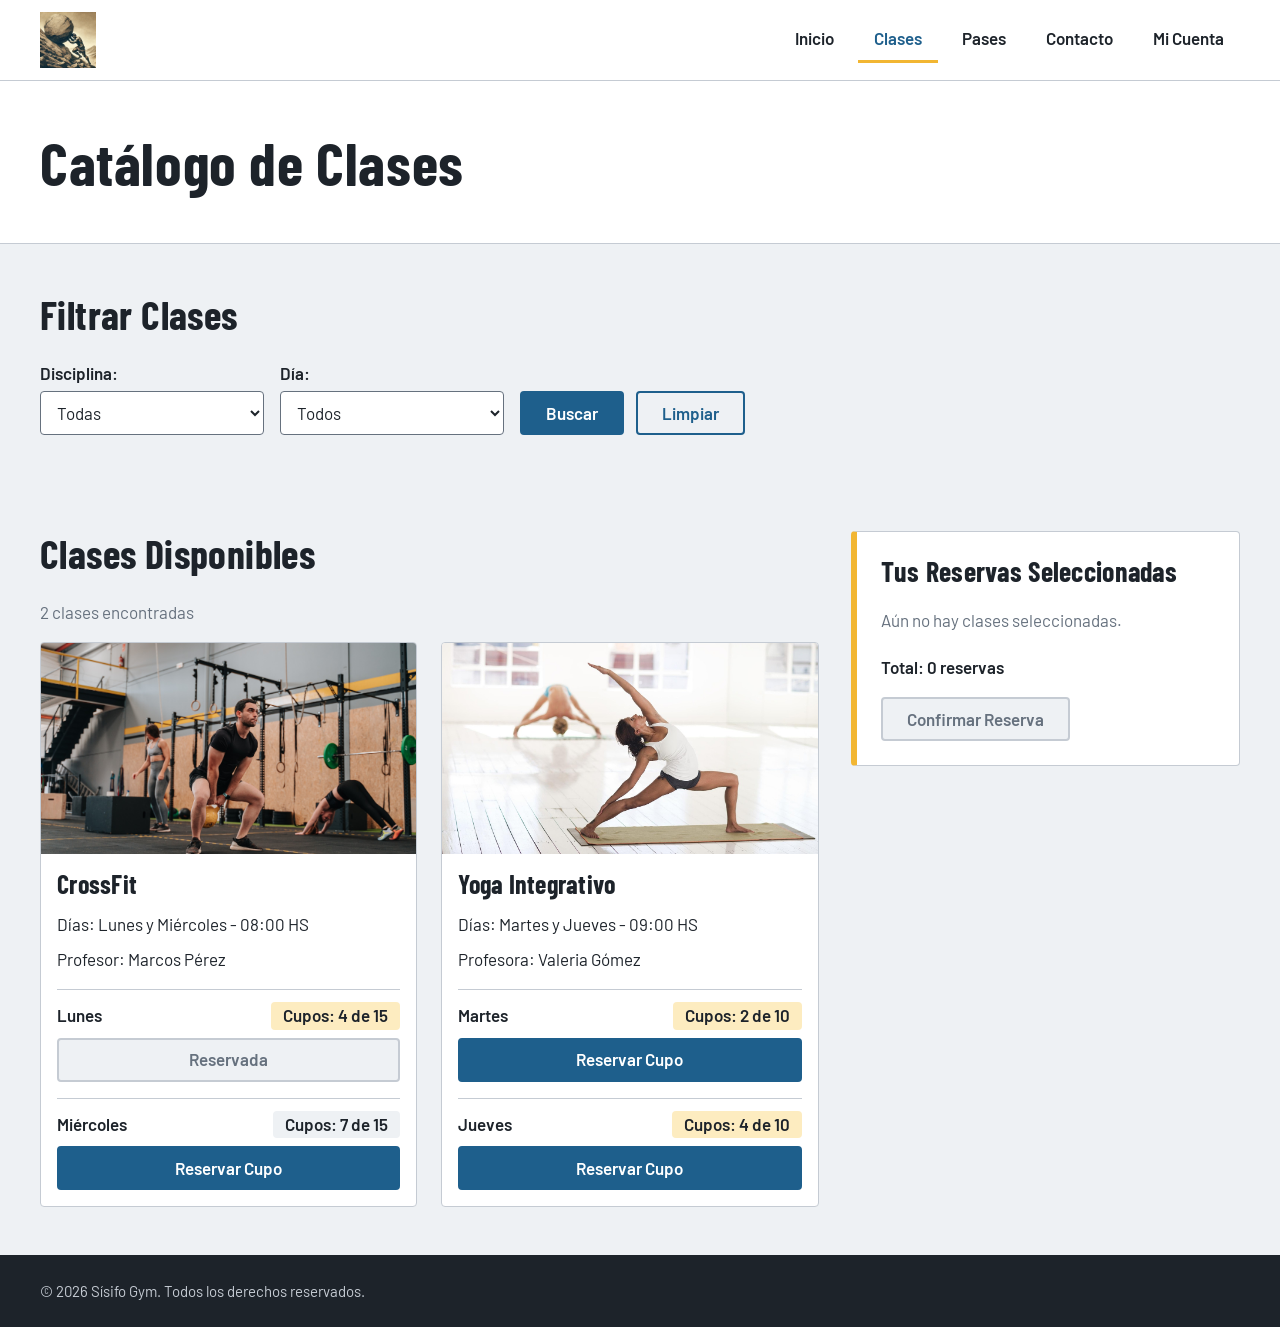
<file: Trabajo Practico 4/clases.html>
<!DOCTYPE html>
<html lang="es">
<head>
    <meta charset="UTF-8">
    <meta name="viewport" content="width=device-width, initial-scale=1.0">
    <title>Sísifo Gym - Clases</title>
    <link rel="preconnect" href="https://fonts.googleapis.com">
    <link rel="preconnect" href="https://fonts.gstatic.com" crossorigin>
    <link href="https://fonts.googleapis.com/css2?family=Barlow+Condensed:wght@700&family=Barlow:wght@400;600&display=swap" rel="stylesheet">
    <link rel="stylesheet" href="css/styles.css">
    <script>document.documentElement.classList.add('js');</script>
</head>
<body data-pagina="clases">

    <a class="salto-contenido" href="#contenido">Saltar al contenido</a>

    <header class="cabecera">
        <div class="cabecera__interior contenedor">
            <a class="cabecera__logo-enlace" href="index.html">
                <img class="cabecera__logo" src="assets/img/logo.png" alt="Logo Sísifo Gym">
            </a>
            <button class="cabecera__menu-boton" id="menu-boton" type="button" aria-expanded="false" aria-controls="navegacion-principal">
                <span class="cabecera__menu-icono" aria-hidden="true"></span>
                <span>Menú</span>
            </button>
            <nav class="navegacion" id="navegacion-principal" aria-label="Navegación principal">
                <ul class="navegacion__lista">
                    <li><a class="navegacion__enlace" href="index.html">Inicio</a></li>
                    <li><a class="navegacion__enlace navegacion__enlace--activo" href="clases.html" aria-current="page">Clases</a></li>
                    <li><a class="navegacion__enlace" href="pases.html">Pases</a></li>
                    <li><a class="navegacion__enlace" href="contacto.html">Contacto</a></li>
                    <li><a class="navegacion__enlace" href="mi-cuenta.html">Mi Cuenta</a></li>
                </ul>
            </nav>
        </div>
    </header>

    <main class="principal" id="contenido">

        <div class="encabezado-pagina">
            <div class="contenedor">
                <h1>Catálogo de Clases</h1>
            </div>
        </div>

        <section class="seccion" aria-labelledby="filtros-titulo">
            <div class="contenedor">
                <h2 class="seccion__titulo" id="filtros-titulo">Filtrar Clases</h2>
                <form class="formulario formulario--horizontal" id="filtros-form">
                    <div class="formulario__campo">
                        <label class="formulario__etiqueta" for="filtro-disciplina">Disciplina:</label>
                        <select class="formulario__control" id="filtro-disciplina" name="disciplina">
                            <option value="todas">Todas</option>
                        </select>
                    </div>

                    <div class="formulario__campo">
                        <label class="formulario__etiqueta" for="filtro-dia">Día:</label>
                        <select class="formulario__control" id="filtro-dia" name="dia">
                            <option value="todos">Todos</option>
                        </select>
                    </div>

                    <div class="formulario__acciones">
                        <button class="boton formulario__boton" type="submit">Buscar</button>
                        <button class="boton boton--secundario formulario__boton" type="reset">Limpiar</button>
                    </div>
                </form>
            </div>
        </section>

        <div class="clases seccion contenedor">
            <section class="clases__catalogo" aria-labelledby="catalogo-titulo">
                <h2 class="seccion__titulo" id="catalogo-titulo">Clases Disponibles</h2>
                <p class="catalogo__resultados" id="catalogo-resultados" role="status"></p>
                <div class="catalogo" id="catalogo">
                    <noscript><p class="mensaje-estado mensaje-estado--error">Para ver y reservar clases necesitas activar JavaScript.</p></noscript>
                </div>
            </section>

            <aside class="clases__resumen resumen-reservas" aria-labelledby="resumen-titulo">
                <h2 class="resumen-reservas__titulo" id="resumen-titulo">Tus Reservas Seleccionadas</h2>
                <ul class="resumen-reservas__lista" id="resumen-lista"></ul>
                <p class="resumen-reservas__total" id="resumen-total" aria-live="polite">Total: 0 reservas</p>
                <button class="boton boton--acento" id="resumen-confirmar" type="button" disabled>Confirmar Reserva</button>
            </aside>
        </div>
    </main>

    <footer class="pie">
        <div class="contenedor">
            <p class="pie__texto">&copy; 2026 Sísifo Gym. Todos los derechos reservados.</p>
        </div>
    </footer>

    <script type="module" src="js/main.js"></script>
</body>
</html>
</file>
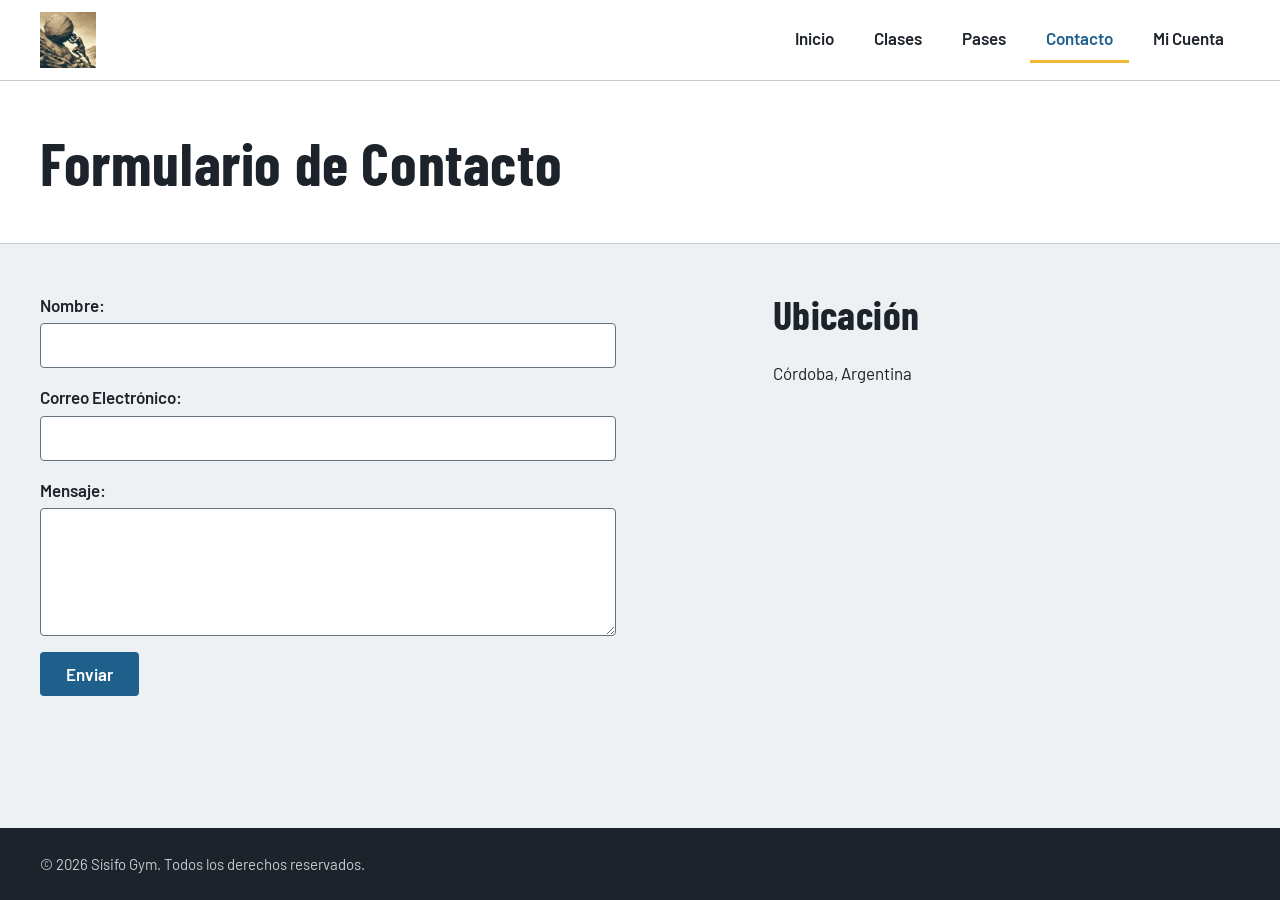
<file: Trabajo Practico 4/contacto.html>
<!DOCTYPE html>
<html lang="es">
<head>
    <meta charset="UTF-8">
    <meta name="viewport" content="width=device-width, initial-scale=1.0">
    <title>Sísifo Gym - Contacto</title>
    <link rel="preconnect" href="https://fonts.googleapis.com">
    <link rel="preconnect" href="https://fonts.gstatic.com" crossorigin>
    <link href="https://fonts.googleapis.com/css2?family=Barlow+Condensed:wght@700&family=Barlow:wght@400;600&display=swap" rel="stylesheet">
    <link rel="stylesheet" href="css/styles.css">
    <script>document.documentElement.classList.add('js');</script>
</head>
<body data-pagina="contacto">

    <a class="salto-contenido" href="#contenido">Saltar al contenido</a>

    <header class="cabecera">
        <div class="cabecera__interior contenedor">
            <a class="cabecera__logo-enlace" href="index.html">
                <img class="cabecera__logo" src="assets/img/logo.png" alt="Logo Sísifo Gym">
            </a>
            <button class="cabecera__menu-boton" id="menu-boton" type="button" aria-expanded="false" aria-controls="navegacion-principal">
                <span class="cabecera__menu-icono" aria-hidden="true"></span>
                <span>Menú</span>
            </button>
            <nav class="navegacion" id="navegacion-principal" aria-label="Navegación principal">
                <ul class="navegacion__lista">
                    <li><a class="navegacion__enlace" href="index.html">Inicio</a></li>
                    <li><a class="navegacion__enlace" href="clases.html">Clases</a></li>
                    <li><a class="navegacion__enlace" href="pases.html">Pases</a></li>
                    <li><a class="navegacion__enlace navegacion__enlace--activo" href="contacto.html" aria-current="page">Contacto</a></li>
                    <li><a class="navegacion__enlace" href="mi-cuenta.html">Mi Cuenta</a></li>
                </ul>
            </nav>
        </div>
    </header>

    <main class="principal" id="contenido">

        <div class="encabezado-pagina">
            <div class="contenedor">
                <h1>Formulario de Contacto</h1>
            </div>
        </div>

        <div class="contacto seccion contenedor">
            <section aria-labelledby="form-titulo">
                <h2 class="visualmente-oculto" id="form-titulo">Enviar un mensaje</h2>
                <form class="formulario formulario--contacto" id="contacto-form" action="#" method="post" novalidate>
                    <div class="formulario__campo">
                        <label class="formulario__etiqueta" for="contacto-nombre">Nombre:</label>
                        <input class="formulario__control" type="text" id="contacto-nombre" name="nombre" autocomplete="name" maxlength="60" required aria-describedby="contacto-nombre-error">
                        <p class="formulario__error" id="contacto-nombre-error" hidden></p>
                    </div>

                    <div class="formulario__campo">
                        <label class="formulario__etiqueta" for="contacto-email">Correo Electrónico:</label>
                        <input class="formulario__control" type="email" id="contacto-email" name="email" autocomplete="email" required aria-describedby="contacto-email-error">
                        <p class="formulario__error" id="contacto-email-error" hidden></p>
                    </div>

                    <div class="formulario__campo">
                        <label class="formulario__etiqueta" for="contacto-mensaje">Mensaje:</label>
                        <textarea class="formulario__control formulario__control--texto" id="contacto-mensaje" name="mensaje" rows="4" maxlength="500" required aria-describedby="contacto-mensaje-error"></textarea>
                        <p class="formulario__error" id="contacto-mensaje-error" hidden></p>
                    </div>

                    <button class="boton boton--bloque formulario__boton" id="contacto-enviar" type="submit">Enviar</button>
                </form>
            </section>

            <section aria-labelledby="ubicacion-titulo">
                <h2 class="seccion__titulo" id="ubicacion-titulo">Ubicación</h2>
                <p>Córdoba, Argentina</p>
            </section>
        </div>
    </main>

    <footer class="pie">
        <div class="contenedor">
            <p class="pie__texto">&copy; 2026 Sísifo Gym. Todos los derechos reservados.</p>
        </div>
    </footer>

    <script type="module" src="js/main.js"></script>
</body>
</html>
</file>
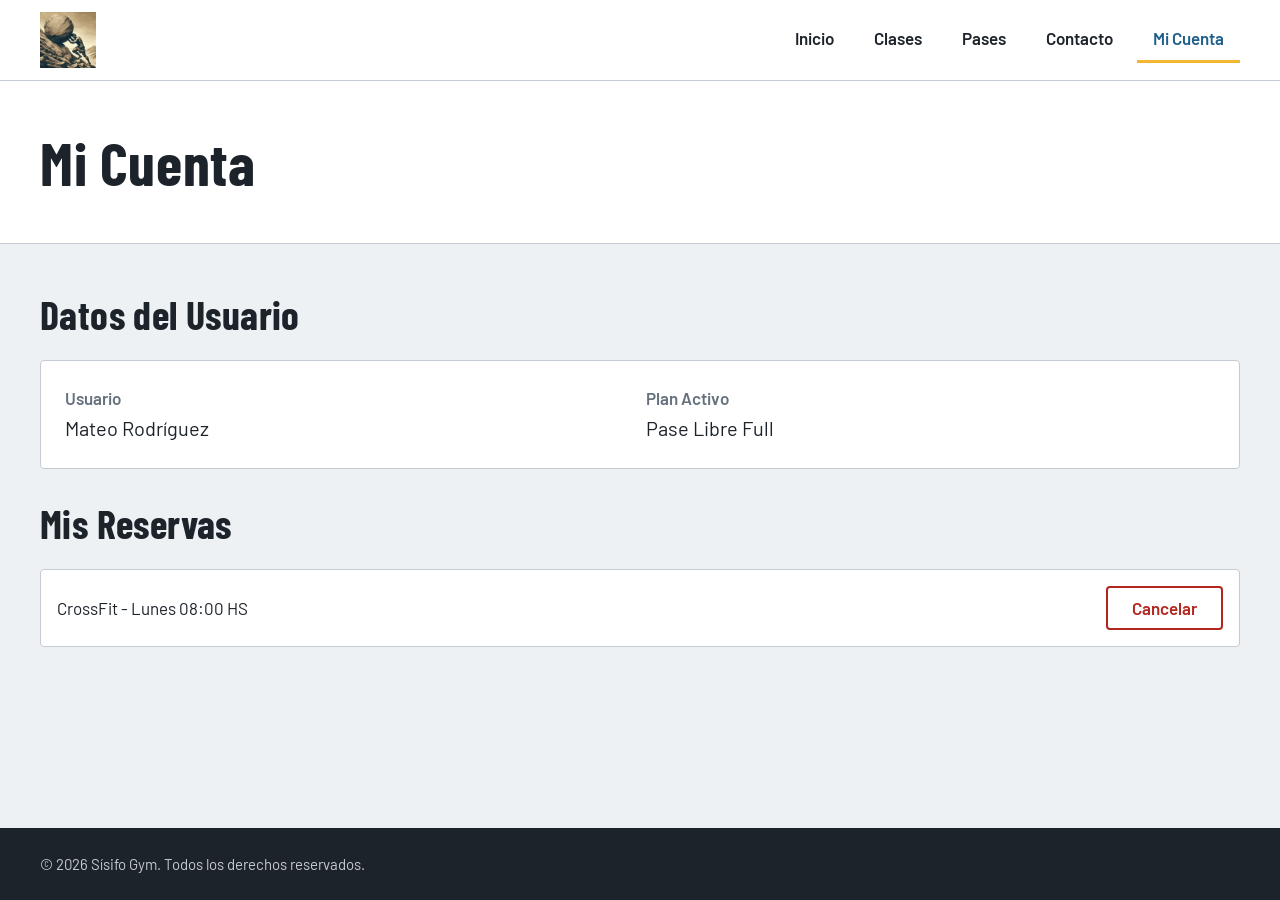
<file: Trabajo Practico 4/mi-cuenta.html>
<!DOCTYPE html>
<html lang="es">
<head>
    <meta charset="UTF-8">
    <meta name="viewport" content="width=device-width, initial-scale=1.0">
    <title>Sísifo Gym - Mi Cuenta</title>
    <link rel="preconnect" href="https://fonts.googleapis.com">
    <link rel="preconnect" href="https://fonts.gstatic.com" crossorigin>
    <link href="https://fonts.googleapis.com/css2?family=Barlow+Condensed:wght@700&family=Barlow:wght@400;600&display=swap" rel="stylesheet">
    <link rel="stylesheet" href="css/styles.css">
    <script>document.documentElement.classList.add('js');</script>
</head>
<body data-pagina="cuenta">

    <a class="salto-contenido" href="#contenido">Saltar al contenido</a>

    <header class="cabecera">
        <div class="cabecera__interior contenedor">
            <a class="cabecera__logo-enlace" href="index.html">
                <img class="cabecera__logo" src="assets/img/logo.png" alt="Logo Sísifo Gym">
            </a>
            <button class="cabecera__menu-boton" id="menu-boton" type="button" aria-expanded="false" aria-controls="navegacion-principal">
                <span class="cabecera__menu-icono" aria-hidden="true"></span>
                <span>Menú</span>
            </button>
            <nav class="navegacion" id="navegacion-principal" aria-label="Navegación principal">
                <ul class="navegacion__lista">
                    <li><a class="navegacion__enlace" href="index.html">Inicio</a></li>
                    <li><a class="navegacion__enlace" href="clases.html">Clases</a></li>
                    <li><a class="navegacion__enlace" href="pases.html">Pases</a></li>
                    <li><a class="navegacion__enlace" href="contacto.html">Contacto</a></li>
                    <li><a class="navegacion__enlace navegacion__enlace--activo" href="mi-cuenta.html" aria-current="page">Mi Cuenta</a></li>
                </ul>
            </nav>
        </div>
    </header>

    <main class="principal" id="contenido">

        <div class="encabezado-pagina">
            <div class="contenedor">
                <h1>Mi Cuenta</h1>
            </div>
        </div>

        <div class="cuenta seccion contenedor">
            <div class="cuenta__estado" id="cuenta-estado"></div>

            <section aria-labelledby="datos-titulo">
                <h2 class="seccion__titulo" id="datos-titulo">Datos del Usuario</h2>
                <dl class="datos-usuario">
                    <div class="datos-usuario__fila">
                        <dt class="datos-usuario__etiqueta">Usuario</dt>
                        <dd class="datos-usuario__valor" id="cuenta-usuario">Cargando...</dd>
                    </div>
                    <div class="datos-usuario__fila">
                        <dt class="datos-usuario__etiqueta">Plan Activo</dt>
                        <dd class="datos-usuario__valor" id="cuenta-plan">Cargando...</dd>
                    </div>
                </dl>
            </section>

            <section aria-labelledby="reservas-titulo">
                <h2 class="seccion__titulo" id="reservas-titulo">Mis Reservas</h2>
                <ul class="lista-reservas" id="reservas-lista">
                    <noscript><li class="lista-reservas__vacio">Para ver tus reservas necesitas activar JavaScript.</li></noscript>
                </ul>
            </section>
        </div>
    </main>

    <footer class="pie">
        <div class="contenedor">
            <p class="pie__texto">&copy; 2026 Sísifo Gym. Todos los derechos reservados.</p>
        </div>
    </footer>

    <script type="module" src="js/main.js"></script>
</body>
</html>
</file>
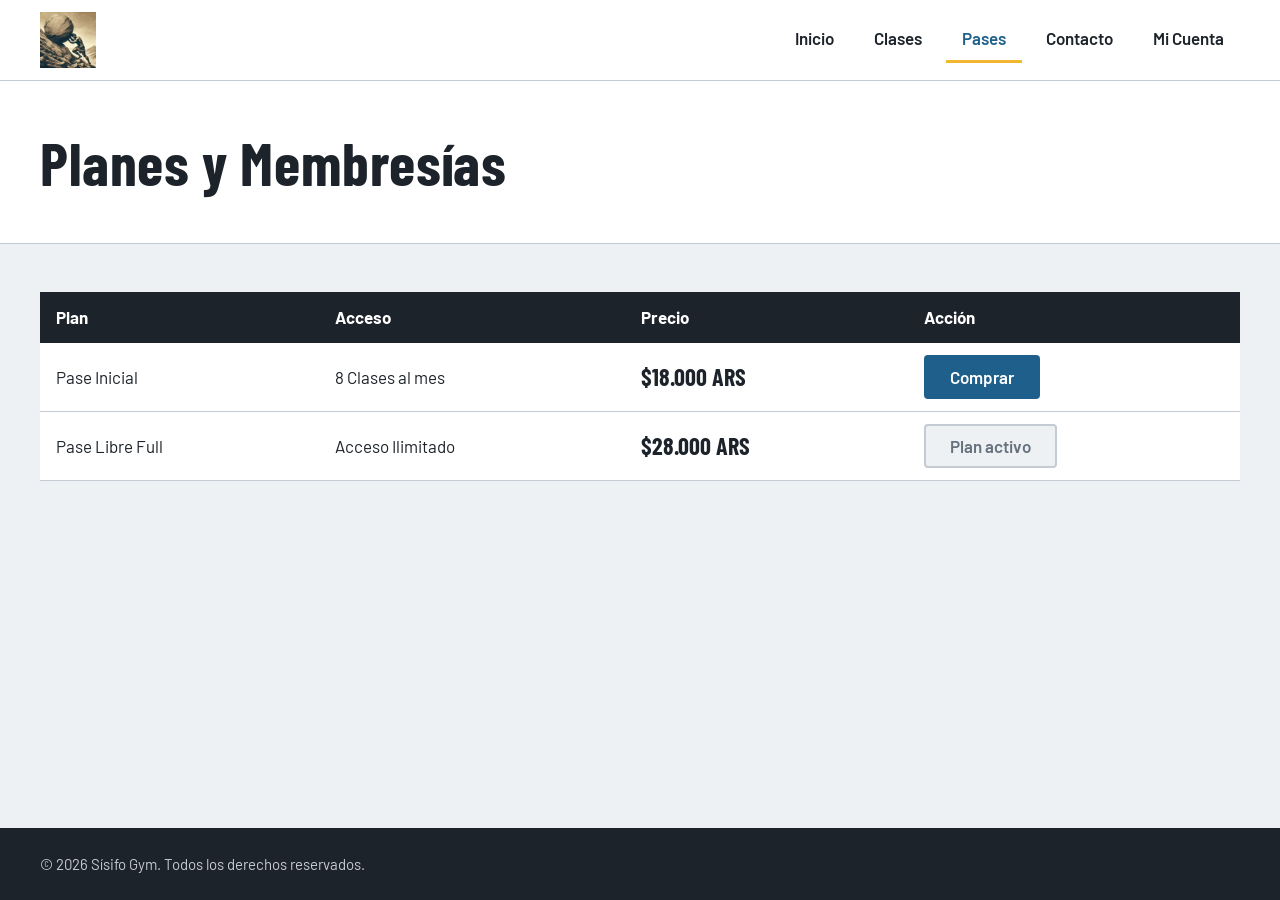
<file: Trabajo Practico 4/pases.html>
<!DOCTYPE html>
<html lang="es">
<head>
    <meta charset="UTF-8">
    <meta name="viewport" content="width=device-width, initial-scale=1.0">
    <title>Sísifo Gym - Pases</title>
    <link rel="preconnect" href="https://fonts.googleapis.com">
    <link rel="preconnect" href="https://fonts.gstatic.com" crossorigin>
    <link href="https://fonts.googleapis.com/css2?family=Barlow+Condensed:wght@700&family=Barlow:wght@400;600&display=swap" rel="stylesheet">
    <link rel="stylesheet" href="css/styles.css">
    <script>document.documentElement.classList.add('js');</script>
</head>
<body data-pagina="pases">

    <a class="salto-contenido" href="#contenido">Saltar al contenido</a>

    <header class="cabecera">
        <div class="cabecera__interior contenedor">
            <a class="cabecera__logo-enlace" href="index.html">
                <img class="cabecera__logo" src="assets/img/logo.png" alt="Logo Sísifo Gym">
            </a>
            <button class="cabecera__menu-boton" id="menu-boton" type="button" aria-expanded="false" aria-controls="navegacion-principal">
                <span class="cabecera__menu-icono" aria-hidden="true"></span>
                <span>Menú</span>
            </button>
            <nav class="navegacion" id="navegacion-principal" aria-label="Navegación principal">
                <ul class="navegacion__lista">
                    <li><a class="navegacion__enlace" href="index.html">Inicio</a></li>
                    <li><a class="navegacion__enlace" href="clases.html">Clases</a></li>
                    <li><a class="navegacion__enlace navegacion__enlace--activo" href="pases.html" aria-current="page">Pases</a></li>
                    <li><a class="navegacion__enlace" href="contacto.html">Contacto</a></li>
                    <li><a class="navegacion__enlace" href="mi-cuenta.html">Mi Cuenta</a></li>
                </ul>
            </nav>
        </div>
    </header>

    <main class="principal" id="contenido">

        <div class="encabezado-pagina">
            <div class="contenedor">
                <h1>Planes y Membresías</h1>
            </div>
        </div>

        <section class="seccion">
            <div class="contenedor">
                <div id="pases-estado"></div>
                <table class="tabla-pases" id="pases-tabla" hidden>
                    <caption class="visualmente-oculto">Planes de Sísifo Gym con su acceso y precio</caption>
                    <thead class="tabla-pases__cabecera">
                        <tr>
                            <th class="tabla-pases__encabezado" scope="col">Plan</th>
                            <th class="tabla-pases__encabezado" scope="col">Acceso</th>
                            <th class="tabla-pases__encabezado" scope="col">Precio</th>
                            <th class="tabla-pases__encabezado" scope="col">Acción</th>
                        </tr>
                    </thead>
                    <tbody id="pases-cuerpo"></tbody>
                </table>
                <noscript><p class="mensaje-estado mensaje-estado--error">Para ver y comprar planes necesitas activar JavaScript.</p></noscript>
            </div>
        </section>
    </main>

    <footer class="pie">
        <div class="contenedor">
            <p class="pie__texto">&copy; 2026 Sísifo Gym. Todos los derechos reservados.</p>
        </div>
    </footer>

    <script type="module" src="js/main.js"></script>
</body>
</html>
</file>
<file: Trabajo Practico 3/css/styles.css>
/* ==========================================================================
   Sísifo Gym - Hoja de estilos única (SP3)
   Índice: 1. Base | 2. Layout | 3. Componentes
   Nomenclatura: BEM en español -> bloque__elemento--modificador (kebab-case)
   Breakpoints (mobile first):  40em = 640px | 48em = 768px | 64em = 1024px
   ========================================================================== */


/* ==========================================================================
   1. BASE
   ========================================================================== */

/* --- variables --- */
/* Tokens de diseño: único lugar donde se definen colores, fuentes y espacios */
:root {
  /* Paleta base */
  --color-piedra-900: #1d232a;
  --color-piedra-700: #3a4450;
  --color-piedra-500: #66717e;
  --color-piedra-300: #c5cbd3;
  --color-niebla-100: #eef1f4;
  --color-blanco: #ffffff;
  --color-egeo-700: #174a6e;
  --color-egeo-600: #1e5f8c;
  --color-sol-500: #f2b632;
  --color-sol-100: #fdecc0;
  --color-error: #b3261e;

  /* Roles (usar siempre estos en los componentes) */
  --color-fondo: var(--color-niebla-100);
  --color-superficie: var(--color-blanco);
  --color-texto: var(--color-piedra-900);
  --color-texto-suave: var(--color-piedra-500);
  --color-borde: var(--color-piedra-300);
  --color-primario: var(--color-egeo-600);
  --color-primario-hover: var(--color-egeo-700);
  --color-acento: var(--color-sol-500);
  --color-foco: var(--color-egeo-600);

  /* Tipografía */
  --fuente-titulos: "Barlow Condensed", "Arial Narrow", Arial, sans-serif;
  --fuente-texto: "Barlow", system-ui, -apple-system, "Segoe UI", Roboto, sans-serif;

  /* Espaciado (escala base 4px) */
  --espacio-1: 0.25rem;
  --espacio-2: 0.5rem;
  --espacio-3: 0.75rem;
  --espacio-4: 1rem;
  --espacio-5: 1.5rem;
  --espacio-6: 2rem;
  --espacio-7: 3rem;
  --espacio-8: 4.5rem;

  /* Otros */
  --radio: 0.25rem;
  --ancho-contenedor: 75rem;
  --transicion: 150ms ease;
}

/* --- reset --- */
*,
*::before,
*::after {
  box-sizing: border-box;
}

body,
h1, h2, h3, p, ul, ol, dl, dd, figure {
  margin: 0;
}

ul, ol {
  padding: 0;
  list-style: none;
}

img {
  display: block;
  max-width: 100%;
}

button, input, select, textarea {
  font: inherit;
  color: inherit;
}

:focus-visible {
  outline: 3px solid var(--color-foco);
  outline-offset: 2px;
}

@media (prefers-reduced-motion: reduce) {
  *, *::before, *::after {
    transition: none !important;
    animation: none !important;
  }
}

/* Utilidad: oculta visualmente pero mantiene el contenido para lectores de pantalla */
.visualmente-oculto {
  position: absolute;
  width: 1px;
  height: 1px;
  margin: -1px;
  padding: 0;
  overflow: hidden;
  clip: rect(0 0 0 0);
  white-space: nowrap;
  border: 0;
}

/* --- tipografia --- */
html {
  font-size: 100%;
}

body {
  font-family: var(--fuente-texto);
  font-size: 1.0625rem;
  line-height: 1.6;
  color: var(--color-texto);
  background: var(--color-fondo);
}

h1, h2, h3 {
  font-family: var(--fuente-titulos);
  font-weight: 700;
  line-height: 1.1;
  letter-spacing: 0.01em;
}

/* Escala tipográfica fluida: crece con el ancho de pantalla */
h1 { font-size: clamp(2.5rem, 6vw, 3.75rem); }
h2 { font-size: clamp(1.75rem, 3.5vw, 2.5rem); }
h3 { font-size: 1.625rem; }

p { max-width: 65ch; }

a {
  color: var(--color-primario);
  text-underline-offset: 0.2em;
}

a:hover {
  color: var(--color-primario-hover);
}


/* ==========================================================================
   2. LAYOUT (estructura de página)
   ========================================================================== */

/* --- estructura --- */
/* Estructura general: el pie siempre queda al final aunque haya poco contenido */
body {
  display: flex;
  flex-direction: column;
  min-height: 100vh;
}

.principal {
  flex: 1;
}

.contenedor {
  width: min(100% - 2rem, var(--ancho-contenedor));
  margin-inline: auto;
}

.salto-contenido {
  position: absolute;
  top: -4rem;
  left: var(--espacio-4);
  z-index: 10;
  padding: var(--espacio-2) var(--espacio-4);
  background: var(--color-piedra-900);
  color: var(--color-blanco);
  border-radius: var(--radio);
}

.salto-contenido:focus {
  top: var(--espacio-2);
}

.encabezado-pagina {
  background: var(--color-superficie);
  border-bottom: 1px solid var(--color-borde);
  padding-block: var(--espacio-6);
}

.seccion {
  padding-block: var(--espacio-6);
}

.seccion__titulo {
  margin-bottom: var(--espacio-5);
}

@media (min-width: 64em) {
  .encabezado-pagina { padding-block: var(--espacio-7); }
  .seccion { padding-block: var(--espacio-7); }
}

/* --- cabecera --- */
/* Mobile first: logo arriba, menú debajo; en escritorio van en una sola fila */
.cabecera {
  background: var(--color-superficie);
  border-bottom: 1px solid var(--color-borde);
}

.cabecera__interior {
  display: flex;
  flex-direction: column;
  align-items: center;
  gap: var(--espacio-3);
  padding-block: var(--espacio-3);
}

.cabecera__logo-enlace {
  display: inline-block;
  line-height: 0;
}

.cabecera__logo {
  height: 3rem;
  width: auto;
}

.navegacion__lista {
  display: flex;
  flex-wrap: wrap;
  justify-content: center;
  gap: var(--espacio-1) var(--espacio-2);
}

.navegacion__enlace {
  display: block;
  padding: var(--espacio-2) var(--espacio-3);
  font-weight: 600;
  color: var(--color-texto);
  text-decoration: none;
  border-bottom: 3px solid transparent;
  transition: border-color var(--transicion), color var(--transicion);
}

.navegacion__enlace:hover {
  color: var(--color-primario);
  border-bottom-color: var(--color-borde);
}

.navegacion__enlace--activo {
  color: var(--color-primario);
  border-bottom-color: var(--color-acento);
}

@media (min-width: 48em) {
  .cabecera__interior {
    flex-direction: row;
    justify-content: space-between;
  }

  .cabecera__logo { height: 3.5rem; }
  .navegacion__lista { gap: var(--espacio-2); }
  .navegacion__enlace { padding-inline: var(--espacio-4); }
}

/* --- pie --- */
.pie {
  background: var(--color-piedra-900);
  color: var(--color-piedra-300);
  padding-block: var(--espacio-5);
  font-size: 0.9375rem;
}

.pie__texto {
  max-width: none;
}


/* ==========================================================================
   3. COMPONENTES (bloques reutilizables)
   ========================================================================== */

/* --- boton --- */
/* Bloque .boton (sirve para <button> y <a>) | Modificadores: --acento, --secundario, --peligro */
.boton {
  display: inline-flex;
  align-items: center;
  justify-content: center;
  min-height: 2.75rem;
  padding: var(--espacio-2) var(--espacio-5);
  font-weight: 600;
  line-height: 1.2;
  text-align: center;
  text-decoration: none;
  color: var(--color-blanco);
  background: var(--color-primario);
  border: 2px solid var(--color-primario);
  border-radius: var(--radio);
  cursor: pointer;
  transition: background-color var(--transicion), color var(--transicion), border-color var(--transicion);
}

.boton:hover {
  color: var(--color-blanco);
  background: var(--color-primario-hover);
  border-color: var(--color-primario-hover);
}

.boton--acento {
  color: var(--color-piedra-900);
  background: var(--color-acento);
  border-color: var(--color-acento);
}

.boton--acento:hover {
  color: var(--color-piedra-900);
  background: #f7c95e;
  border-color: #f7c95e;
}

.boton--secundario {
  color: var(--color-primario);
  background: transparent;
}

.boton--secundario:hover {
  color: var(--color-blanco);
}

.boton--peligro {
  color: var(--color-error);
  background: transparent;
  border-color: var(--color-error);
}

.boton--peligro:hover {
  color: var(--color-blanco);
  background: var(--color-error);
  border-color: var(--color-error);
}

.boton--bloque {
  width: 100%;
}

@media (min-width: 40em) {
  .boton--bloque { width: auto; }
}

/* --- formulario --- */
/* Bloque .formulario | Modificadores: --horizontal (filtros), --contacto */
.formulario {
  display: grid;
  gap: var(--espacio-4);
}

.formulario__campo {
  display: grid;
  gap: var(--espacio-1);
}

.formulario__etiqueta {
  font-weight: 600;
}

.formulario__control {
  width: 100%;
  min-height: 2.75rem;
  padding: var(--espacio-2) var(--espacio-3);
  background: var(--color-superficie);
  border: 1px solid var(--color-piedra-500);
  border-radius: var(--radio);
}

.formulario__control:focus-visible {
  border-color: var(--color-primario);
}

.formulario__control--texto {
  min-height: 8rem;
  resize: vertical;
}

.formulario__boton {
  justify-self: start;
}

.formulario--contacto {
  max-width: 36rem;
}

@media (min-width: 48em) {
  .formulario--horizontal {
    grid-template-columns: repeat(2, minmax(0, 14rem)) auto;
    align-items: end;
  }
}

/* --- hero --- */
/* Bloque .hero (portada). El elemento memorable: la roca de Sísifo subiendo la pendiente */
.hero {
  --hero-pendiente: clamp(2.5rem, 9vw, 8rem);

  position: relative;
  overflow: hidden;
  padding-top: var(--espacio-7);
  padding-bottom: calc(var(--hero-pendiente) + var(--espacio-7) + 7rem);
  color: var(--color-blanco);
  background: var(--color-piedra-900);
  clip-path: polygon(0 0, 100% 0, 100% calc(100% - var(--hero-pendiente)), 0 100%);
  --color-foco: var(--color-acento);
}

.hero__contenido {
  position: relative;
  z-index: 1;
  display: grid;
  gap: var(--espacio-4);
  justify-items: start;
}

.hero__titulo {
  font-size: clamp(3.5rem, 13vw, 8rem);
  line-height: 0.95;
}

.hero__lema {
  max-width: 22ch;
  font-size: clamp(1.25rem, 3vw, 1.75rem);
  line-height: 1.3;
  color: var(--color-piedra-300);
}

.hero__roca {
  position: absolute;
  right: 6%;
  bottom: calc(var(--hero-pendiente) * 0.85);
  width: clamp(6rem, 22vw, 17rem);
  aspect-ratio: 1;
  border-radius: 50%;
  background:
    radial-gradient(circle at 32% 28%, var(--color-piedra-500) 0%, var(--color-piedra-700) 45%, #2a323b 100%);
  box-shadow: inset -0.6rem -0.8rem 1.4rem rgb(0 0 0 / 0.35);
}

@media (min-width: 64em) {
  .hero {
    padding-top: var(--espacio-8);
    padding-bottom: calc(var(--hero-pendiente) + var(--espacio-8));
  }

  .hero__roca { right: 12%; }
}

/* --- beneficios --- */
/* Bloque .beneficios: una columna en móvil, tres en escritorio */
.beneficios__lista {
  display: grid;
  gap: var(--espacio-5);
}

.beneficios__item {
  padding-top: var(--espacio-3);
  font-size: 1.1875rem;
  border-top: 4px solid var(--color-primario);
}

@media (min-width: 48em) {
  .beneficios__lista {
    grid-template-columns: repeat(3, 1fr);
    gap: var(--espacio-6);
  }
}

/* --- tarjeta-clase --- */
/* Bloque .catalogo (grilla) y .tarjeta-clase (cada clase) | Modificador: __cupos--pocos */
.clases {
  display: grid;
  gap: var(--espacio-6);
}

.catalogo {
  display: grid;
  grid-template-columns: repeat(auto-fit, minmax(16rem, 1fr));
  gap: var(--espacio-5);
}

.tarjeta-clase {
  display: flex;
  flex-direction: column;
  overflow: hidden;
  background: var(--color-superficie);
  border: 1px solid var(--color-borde);
  border-radius: var(--radio);
}

.tarjeta-clase__imagen {
  width: 100%;
  aspect-ratio: 16 / 9;
  object-fit: cover;
}

.tarjeta-clase__cuerpo {
  display: flex;
  flex: 1;
  flex-direction: column;
  gap: var(--espacio-2);
  padding: var(--espacio-4);
}

.tarjeta-clase__titulo {
  margin-bottom: var(--espacio-1);
}

.tarjeta-clase__cupos {
  align-self: flex-start;
  padding: 0 var(--espacio-3);
  font-weight: 600;
  background: var(--color-niebla-100);
  border-radius: var(--radio);
}

.tarjeta-clase__cupos--pocos {
  background: var(--color-sol-100);
}

.tarjeta-clase__boton {
  margin-top: auto;
}

@media (min-width: 64em) {
  .clases {
    grid-template-columns: 2fr 1fr;
    align-items: start;
  }

  .clases__resumen {
    position: sticky;
    top: var(--espacio-4);
  }
}

/* --- resumen-reservas --- */
/* Bloque .resumen-reservas (panel lateral de la página Clases) */
.resumen-reservas {
  padding: var(--espacio-5);
  background: var(--color-superficie);
  border: 1px solid var(--color-borde);
  border-left: 6px solid var(--color-acento);
  border-radius: var(--radio);
}

.resumen-reservas__titulo {
  margin-bottom: var(--espacio-3);
  font-size: 1.75rem;
}

.resumen-reservas__lista {
  margin-bottom: var(--espacio-3);
}

.resumen-reservas__item {
  padding-block: var(--espacio-2);
  border-bottom: 1px solid var(--color-borde);
}

.resumen-reservas__total {
  margin-bottom: var(--espacio-4);
  font-weight: 600;
}

/* --- tabla-pases --- */
/* Bloque .tabla-pases: tabla en escritorio, tarjetas apiladas en móvil (usa data-label) */
.tabla-pases {
  width: 100%;
  border-collapse: collapse;
  background: var(--color-superficie);
}

.tabla-pases__encabezado {
  padding: var(--espacio-3) var(--espacio-4);
  text-align: left;
  color: var(--color-blanco);
  background: var(--color-piedra-900);
}

.tabla-pases__celda {
  padding: var(--espacio-3) var(--espacio-4);
  border-bottom: 1px solid var(--color-borde);
}

.tabla-pases__celda--precio {
  font-family: var(--fuente-titulos);
  font-size: 1.5rem;
  font-weight: 700;
}

/* Móvil: cada fila pasa a ser un bloque con "Etiqueta: valor" */
@media (max-width: 47.99em) {
  .tabla-pases,
  .tabla-pases tbody {
    display: block;
    background: transparent;
  }

  .tabla-pases__fila {
    background: var(--color-superficie);
  }

  .tabla-pases__cabecera {
    position: absolute;
    width: 1px;
    height: 1px;
    overflow: hidden;
    clip: rect(0 0 0 0);
  }

  .tabla-pases__fila {
    display: block;
    margin-bottom: var(--espacio-4);
    border: 1px solid var(--color-borde);
    border-radius: var(--radio);
  }

  .tabla-pases__celda {
    display: flex;
    justify-content: space-between;
    align-items: center;
    gap: var(--espacio-4);
  }

  .tabla-pases__celda:last-child { border-bottom: 0; }

  .tabla-pases__celda::before {
    content: attr(data-label);
    font-family: var(--fuente-texto);
    font-size: 1.0625rem;
    font-weight: 600;
    color: var(--color-texto-suave);
  }
}

/* --- cuenta --- */
/* Bloques .datos-usuario y .lista-reservas (página Mi Cuenta) */
.cuenta {
  display: grid;
  gap: var(--espacio-6);
}

.datos-usuario {
  display: grid;
  gap: var(--espacio-3);
  padding: var(--espacio-5);
  background: var(--color-superficie);
  border: 1px solid var(--color-borde);
  border-radius: var(--radio);
}

.datos-usuario__etiqueta {
  font-weight: 600;
  color: var(--color-texto-suave);
}

.datos-usuario__valor {
  font-size: 1.25rem;
}

.lista-reservas__item {
  display: flex;
  flex-wrap: wrap;
  align-items: center;
  justify-content: space-between;
  gap: var(--espacio-3);
  padding: var(--espacio-4);
  background: var(--color-superficie);
  border: 1px solid var(--color-borde);
  border-radius: var(--radio);
}

@media (min-width: 48em) {
  .datos-usuario {
    grid-template-columns: repeat(2, 1fr);
  }
}

/* --- contacto --- */
/* Bloque .contacto (página Contacto): formulario y ubicación */
.contacto {
  display: grid;
  gap: var(--espacio-6);
}

@media (min-width: 64em) {
  .contacto {
    grid-template-columns: 3fr 2fr;
  }
}
</file>
<file: Trabajo Practico 4/css/styles.css>
/* ==========================================================================
   Sísifo Gym - Hoja de estilos única (SP3, ampliada en SP4/SP5)
   Índice: 1. Base | 2. Layout | 3. Componentes
   Nomenclatura: BEM en español -> bloque__elemento--modificador (kebab-case)
   Breakpoints (mobile first):  40em = 640px | 48em = 768px | 64em = 1024px
   ========================================================================== */


/* ==========================================================================
   1. BASE
   ========================================================================== */

/* --- variables --- */
/* Tokens de diseño: único lugar donde se definen colores, fuentes y espacios */
:root {
  /* Paleta base */
  --color-piedra-900: #1d232a;
  --color-piedra-700: #3a4450;
  --color-piedra-500: #66717e;
  --color-piedra-300: #c5cbd3;
  --color-niebla-100: #eef1f4;
  --color-blanco: #ffffff;
  --color-egeo-700: #174a6e;
  --color-egeo-600: #1e5f8c;
  --color-sol-500: #f2b632;
  --color-sol-100: #fdecc0;
  --color-error: #b3261e;
  --color-exito: #1f6f3d;

  /* Roles (usar siempre estos en los componentes) */
  --color-fondo: var(--color-niebla-100);
  --color-superficie: var(--color-blanco);
  --color-texto: var(--color-piedra-900);
  --color-texto-suave: var(--color-piedra-500);
  --color-borde: var(--color-piedra-300);
  --color-primario: var(--color-egeo-600);
  --color-primario-hover: var(--color-egeo-700);
  --color-acento: var(--color-sol-500);
  --color-foco: var(--color-egeo-600);

  /* Tipografía */
  --fuente-titulos: "Barlow Condensed", "Arial Narrow", Arial, sans-serif;
  --fuente-texto: "Barlow", system-ui, -apple-system, "Segoe UI", Roboto, sans-serif;

  /* Espaciado (escala base 4px) */
  --espacio-1: 0.25rem;
  --espacio-2: 0.5rem;
  --espacio-3: 0.75rem;
  --espacio-4: 1rem;
  --espacio-5: 1.5rem;
  --espacio-6: 2rem;
  --espacio-7: 3rem;
  --espacio-8: 4.5rem;

  /* Otros */
  --radio: 0.25rem;
  --ancho-contenedor: 75rem;
  --transicion: 150ms ease;
}

/* --- reset --- */
*,
*::before,
*::after {
  box-sizing: border-box;
}

body,
h1, h2, h3, p, ul, ol, dl, dd, figure {
  margin: 0;
}

ul, ol {
  padding: 0;
  list-style: none;
}

img {
  display: block;
  max-width: 100%;
}

button, input, select, textarea {
  font: inherit;
  color: inherit;
}

:focus-visible {
  outline: 3px solid var(--color-foco);
  outline-offset: 2px;
}

/* El atributo hidden debe ganar siempre, aunque un componente defina su propio display */
[hidden] {
  display: none !important;
}

@media (prefers-reduced-motion: reduce) {
  *, *::before, *::after {
    transition: none !important;
    animation: none !important;
  }
}

/* Utilidad: oculta visualmente pero mantiene el contenido para lectores de pantalla */
.visualmente-oculto {
  position: absolute;
  width: 1px;
  height: 1px;
  margin: -1px;
  padding: 0;
  overflow: hidden;
  clip: rect(0 0 0 0);
  white-space: nowrap;
  border: 0;
}

/* --- tipografia --- */
html {
  font-size: 100%;
}

body {
  font-family: var(--fuente-texto);
  font-size: 1.0625rem;
  line-height: 1.6;
  color: var(--color-texto);
  background: var(--color-fondo);
}

h1, h2, h3 {
  font-family: var(--fuente-titulos);
  font-weight: 700;
  line-height: 1.1;
  letter-spacing: 0.01em;
}

/* Escala tipográfica fluida: crece con el ancho de pantalla */
h1 { font-size: clamp(2.5rem, 6vw, 3.75rem); }
h2 { font-size: clamp(1.75rem, 3.5vw, 2.5rem); }
h3 { font-size: 1.625rem; }

p { max-width: 65ch; }

a {
  color: var(--color-primario);
  text-underline-offset: 0.2em;
}

a:hover {
  color: var(--color-primario-hover);
}


/* ==========================================================================
   2. LAYOUT (estructura de página)
   ========================================================================== */

/* --- estructura --- */
/* Estructura general: el pie siempre queda al final aunque haya poco contenido */
body {
  display: flex;
  flex-direction: column;
  min-height: 100vh;
}

.principal {
  flex: 1;
}

.contenedor {
  width: min(100% - 2rem, var(--ancho-contenedor));
  margin-inline: auto;
}

.salto-contenido {
  position: absolute;
  top: -4rem;
  left: var(--espacio-4);
  z-index: 10;
  padding: var(--espacio-2) var(--espacio-4);
  background: var(--color-piedra-900);
  color: var(--color-blanco);
  border-radius: var(--radio);
}

.salto-contenido:focus {
  top: var(--espacio-2);
}

.encabezado-pagina {
  background: var(--color-superficie);
  border-bottom: 1px solid var(--color-borde);
  padding-block: var(--espacio-6);
}

.seccion {
  padding-block: var(--espacio-6);
}

.seccion__titulo {
  margin-bottom: var(--espacio-5);
}

@media (min-width: 64em) {
  .encabezado-pagina { padding-block: var(--espacio-7); }
  .seccion { padding-block: var(--espacio-7); }
}

/* --- cabecera --- */
/* Mobile first: logo arriba, menú debajo; en escritorio van en una sola fila */
.cabecera {
  background: var(--color-superficie);
  border-bottom: 1px solid var(--color-borde);
}

.cabecera__interior {
  display: flex;
  flex-direction: column;
  align-items: center;
  gap: var(--espacio-3);
  padding-block: var(--espacio-3);
}

.cabecera__logo-enlace {
  display: inline-block;
  line-height: 0;
}

.cabecera__logo {
  height: 3rem;
  width: auto;
}

.navegacion__lista {
  display: flex;
  flex-wrap: wrap;
  justify-content: center;
  gap: var(--espacio-1) var(--espacio-2);
}

.navegacion__enlace {
  display: block;
  padding: var(--espacio-2) var(--espacio-3);
  font-weight: 600;
  color: var(--color-texto);
  text-decoration: none;
  border-bottom: 3px solid transparent;
  transition: border-color var(--transicion), color var(--transicion);
}

.navegacion__enlace:hover {
  color: var(--color-primario);
  border-bottom-color: var(--color-borde);
}

.navegacion__enlace--activo {
  color: var(--color-primario);
  border-bottom-color: var(--color-acento);
}

@media (min-width: 48em) {
  .cabecera__interior {
    flex-direction: row;
    justify-content: space-between;
  }

  .cabecera__logo { height: 3.5rem; }
  .navegacion__lista { gap: var(--espacio-2); }
  .navegacion__enlace { padding-inline: var(--espacio-4); }
}

/* --- menu desplegable --- */
/* Botón "hamburguesa" (SP4). Solo se activa si JavaScript agregó la clase "js" a <html>;
   sin JavaScript el menú queda visible como en el SP3. */
.cabecera__menu-boton {
  display: none;
  align-items: center;
  gap: var(--espacio-2);
  min-height: 2.75rem;
  padding: var(--espacio-2) var(--espacio-3);
  font-weight: 600;
  color: var(--color-texto);
  background: transparent;
  border: 2px solid var(--color-borde);
  border-radius: var(--radio);
  cursor: pointer;
  transition: color var(--transicion), border-color var(--transicion);
}

.cabecera__menu-boton:hover {
  color: var(--color-primario);
  border-color: var(--color-primario);
}

.cabecera__menu-icono {
  position: relative;
  display: block;
  width: 1.25rem;
  height: 2px;
  background: currentColor;
}

.cabecera__menu-icono::before,
.cabecera__menu-icono::after {
  content: "";
  position: absolute;
  left: 0;
  width: 100%;
  height: 2px;
  background: currentColor;
  transition: transform var(--transicion), top var(--transicion);
}

.cabecera__menu-icono::before { top: -0.375rem; }
.cabecera__menu-icono::after { top: 0.375rem; }

/* Menú abierto: las tres barras forman una X */
.cabecera__menu-boton[aria-expanded="true"] .cabecera__menu-icono { background: transparent; }
.cabecera__menu-boton[aria-expanded="true"] .cabecera__menu-icono::before { top: 0; transform: rotate(45deg); }
.cabecera__menu-boton[aria-expanded="true"] .cabecera__menu-icono::after { top: 0; transform: rotate(-45deg); }

/* Móvil: logo y botón en una fila; el menú ocupa una fila propia y se despliega */
.js .cabecera__interior {
  flex-direction: row;
  flex-wrap: wrap;
  justify-content: space-between;
}

.js .cabecera__menu-boton { display: inline-flex; }

.js .navegacion {
  display: none;
  flex-basis: 100%;
}

.js .navegacion--abierta { display: block; }

.js .navegacion__lista { flex-direction: column; }

/* Escritorio: el menú vuelve a ser una fila siempre visible */
@media (min-width: 48em) {
  .js .cabecera__menu-boton { display: none; }

  .js .navegacion {
    display: block;
    flex-basis: auto;
  }

  .js .navegacion__lista { flex-direction: row; }
}

/* --- pie --- */
.pie {
  background: var(--color-piedra-900);
  color: var(--color-piedra-300);
  padding-block: var(--espacio-5);
  font-size: 0.9375rem;
}

.pie__texto {
  max-width: none;
}


/* ==========================================================================
   3. COMPONENTES (bloques reutilizables)
   ========================================================================== */

/* --- boton --- */
/* Bloque .boton (sirve para <button> y <a>) | Modificadores: --acento, --secundario, --peligro */
.boton {
  display: inline-flex;
  align-items: center;
  justify-content: center;
  min-height: 2.75rem;
  padding: var(--espacio-2) var(--espacio-5);
  font-weight: 600;
  line-height: 1.2;
  text-align: center;
  text-decoration: none;
  color: var(--color-blanco);
  background: var(--color-primario);
  border: 2px solid var(--color-primario);
  border-radius: var(--radio);
  cursor: pointer;
  transition: background-color var(--transicion), color var(--transicion), border-color var(--transicion);
}

.boton:hover {
  color: var(--color-blanco);
  background: var(--color-primario-hover);
  border-color: var(--color-primario-hover);
}

.boton--acento {
  color: var(--color-piedra-900);
  background: var(--color-acento);
  border-color: var(--color-acento);
}

.boton--acento:hover {
  color: var(--color-piedra-900);
  background: #f7c95e;
  border-color: #f7c95e;
}

.boton--secundario {
  color: var(--color-primario);
  background: transparent;
}

.boton--secundario:hover {
  color: var(--color-blanco);
}

.boton--peligro {
  color: var(--color-error);
  background: transparent;
  border-color: var(--color-error);
}

.boton--peligro:hover {
  color: var(--color-blanco);
  background: var(--color-error);
  border-color: var(--color-error);
}

.boton--bloque {
  width: 100%;
}

.boton--compacto {
  padding-inline: var(--espacio-4);
}

/* Deshabilitado (reserva ya hecha, sin cupos, plan activo, enviando...) */
.boton:disabled,
.boton:disabled:hover {
  color: var(--color-texto-suave);
  background: var(--color-niebla-100);
  border-color: var(--color-borde);
  cursor: not-allowed;
}

@media (min-width: 40em) {
  .boton--bloque { width: auto; }
}

/* --- formulario --- */
/* Bloque .formulario | Modificadores: --horizontal (filtros), --contacto */
.formulario {
  display: grid;
  gap: var(--espacio-4);
}

.formulario__campo {
  display: grid;
  gap: var(--espacio-1);
}

.formulario__etiqueta {
  font-weight: 600;
}

.formulario__control {
  width: 100%;
  min-height: 2.75rem;
  padding: var(--espacio-2) var(--espacio-3);
  background: var(--color-superficie);
  border: 1px solid var(--color-piedra-500);
  border-radius: var(--radio);
}

.formulario__control:focus-visible {
  border-color: var(--color-primario);
}

.formulario__control--texto {
  min-height: 8rem;
  resize: vertical;
}

.formulario__boton {
  justify-self: start;
}

.formulario__acciones {
  display: flex;
  flex-wrap: wrap;
  gap: var(--espacio-3);
}

/* Validación (SP4): mensaje de error bajo el campo y borde rojo en el control */
.formulario__error {
  max-width: none;
  font-size: 0.9375rem;
  font-weight: 600;
  color: var(--color-error);
}

.formulario__control--invalido,
.formulario__control--invalido:focus-visible {
  border-color: var(--color-error);
  box-shadow: 0 0 0 1px var(--color-error);
}

.formulario--contacto {
  max-width: 36rem;
}

@media (min-width: 48em) {
  .formulario--horizontal {
    grid-template-columns: repeat(2, minmax(0, 14rem)) auto;
    align-items: end;
  }
}

/* --- hero --- */
/* Bloque .hero (portada). El elemento memorable: la roca de Sísifo subiendo la pendiente */
.hero {
  --hero-pendiente: clamp(2.5rem, 9vw, 8rem);

  position: relative;
  overflow: hidden;
  padding-top: var(--espacio-7);
  padding-bottom: calc(var(--hero-pendiente) + var(--espacio-7) + 7rem);
  color: var(--color-blanco);
  background: var(--color-piedra-900);
  clip-path: polygon(0 0, 100% 0, 100% calc(100% - var(--hero-pendiente)), 0 100%);
  --color-foco: var(--color-acento);
}

.hero__contenido {
  position: relative;
  z-index: 1;
  display: grid;
  gap: var(--espacio-4);
  justify-items: start;
}

.hero__titulo {
  font-size: clamp(3.5rem, 13vw, 8rem);
  line-height: 0.95;
}

.hero__lema {
  max-width: 22ch;
  font-size: clamp(1.25rem, 3vw, 1.75rem);
  line-height: 1.3;
  color: var(--color-piedra-300);
}

.hero__roca {
  position: absolute;
  right: 6%;
  bottom: calc(var(--hero-pendiente) * 0.85);
  width: clamp(6rem, 22vw, 17rem);
  aspect-ratio: 1;
  border-radius: 50%;
  background:
    radial-gradient(circle at 32% 28%, var(--color-piedra-500) 0%, var(--color-piedra-700) 45%, #2a323b 100%);
  box-shadow: inset -0.6rem -0.8rem 1.4rem rgb(0 0 0 / 0.35);
}

@media (min-width: 64em) {
  .hero {
    padding-top: var(--espacio-8);
    padding-bottom: calc(var(--hero-pendiente) + var(--espacio-8));
  }

  .hero__roca { right: 12%; }
}

/* --- beneficios --- */
/* Bloque .beneficios: una columna en móvil, tres en escritorio */
.beneficios__lista {
  display: grid;
  gap: var(--espacio-5);
}

.beneficios__item {
  padding-top: var(--espacio-3);
  font-size: 1.1875rem;
  border-top: 4px solid var(--color-primario);
}

@media (min-width: 48em) {
  .beneficios__lista {
    grid-template-columns: repeat(3, 1fr);
    gap: var(--espacio-6);
  }
}

/* --- tarjeta-clase --- */
/* Bloque .catalogo (grilla) y .tarjeta-clase (cada clase) | Modificadores: __cupos--pocos, __cupos--agotado */
.clases {
  display: grid;
  gap: var(--espacio-6);
}

.catalogo {
  display: grid;
  grid-template-columns: repeat(auto-fit, minmax(16rem, 1fr));
  gap: var(--espacio-5);
}

.tarjeta-clase {
  display: flex;
  flex-direction: column;
  overflow: hidden;
  background: var(--color-superficie);
  border: 1px solid var(--color-borde);
  border-radius: var(--radio);
}

.tarjeta-clase__imagen {
  width: 100%;
  aspect-ratio: 16 / 9;
  object-fit: cover;
}

.tarjeta-clase__cuerpo {
  display: flex;
  flex: 1;
  flex-direction: column;
  gap: var(--espacio-2);
  padding: var(--espacio-4);
}

.tarjeta-clase__titulo {
  margin-bottom: var(--espacio-1);
}

/* Cada clase lista sus sesiones (un día cada una) con sus cupos y su botón de reserva */
.tarjeta-clase__sesiones {
  display: grid;
  gap: var(--espacio-4);
  margin-top: auto;
  padding-top: var(--espacio-2);
}

.tarjeta-clase__sesion {
  display: grid;
  grid-template-columns: 1fr auto;
  align-items: center;
  gap: var(--espacio-2) var(--espacio-3);
  padding-top: var(--espacio-3);
  border-top: 1px solid var(--color-borde);
}

.tarjeta-clase__dia {
  font-weight: 600;
}

.tarjeta-clase__cupos {
  padding: 0 var(--espacio-3);
  font-weight: 600;
  background: var(--color-niebla-100);
  border-radius: var(--radio);
}

.tarjeta-clase__cupos--pocos {
  background: var(--color-sol-100);
}

.tarjeta-clase__cupos--agotado {
  color: var(--color-error);
  background: #f9dedc;
}

.tarjeta-clase__boton {
  grid-column: 1 / -1;
}

.catalogo__resultados {
  margin-bottom: var(--espacio-4);
  color: var(--color-texto-suave);
}

@media (min-width: 64em) {
  .clases {
    grid-template-columns: 2fr 1fr;
    align-items: start;
  }

  .clases__resumen {
    position: sticky;
    top: var(--espacio-4);
  }
}

/* --- resumen-reservas --- */
/* Bloque .resumen-reservas (panel lateral de la página Clases) */
.resumen-reservas {
  padding: var(--espacio-5);
  background: var(--color-superficie);
  border: 1px solid var(--color-borde);
  border-left: 6px solid var(--color-acento);
  border-radius: var(--radio);
}

.resumen-reservas__titulo {
  margin-bottom: var(--espacio-3);
  font-size: 1.75rem;
}

.resumen-reservas__lista {
  margin-bottom: var(--espacio-3);
}

.resumen-reservas__item {
  display: flex;
  align-items: center;
  justify-content: space-between;
  gap: var(--espacio-3);
  padding-block: var(--espacio-2);
  border-bottom: 1px solid var(--color-borde);
}

.resumen-reservas__vacio {
  padding-block: var(--espacio-2);
  color: var(--color-texto-suave);
}

.resumen-reservas__total {
  margin-bottom: var(--espacio-4);
  font-weight: 600;
}

/* --- tabla-pases --- */
/* Bloque .tabla-pases: tabla en escritorio, tarjetas apiladas en móvil (usa data-label) */
.tabla-pases {
  width: 100%;
  border-collapse: collapse;
  background: var(--color-superficie);
}

.tabla-pases__encabezado {
  padding: var(--espacio-3) var(--espacio-4);
  text-align: left;
  color: var(--color-blanco);
  background: var(--color-piedra-900);
}

.tabla-pases__celda {
  padding: var(--espacio-3) var(--espacio-4);
  border-bottom: 1px solid var(--color-borde);
}

.tabla-pases__celda--precio {
  font-family: var(--fuente-titulos);
  font-size: 1.5rem;
  font-weight: 700;
}

/* Móvil: cada fila pasa a ser un bloque con "Etiqueta: valor" */
@media (max-width: 47.99em) {
  .tabla-pases,
  .tabla-pases tbody {
    display: block;
    background: transparent;
  }

  .tabla-pases__fila {
    background: var(--color-superficie);
  }

  .tabla-pases__cabecera {
    position: absolute;
    width: 1px;
    height: 1px;
    overflow: hidden;
    clip: rect(0 0 0 0);
  }

  .tabla-pases__fila {
    display: block;
    margin-bottom: var(--espacio-4);
    border: 1px solid var(--color-borde);
    border-radius: var(--radio);
  }

  .tabla-pases__celda {
    display: flex;
    justify-content: space-between;
    align-items: center;
    gap: var(--espacio-4);
  }

  .tabla-pases__celda:last-child { border-bottom: 0; }

  .tabla-pases__celda::before {
    content: attr(data-label);
    font-family: var(--fuente-texto);
    font-size: 1.0625rem;
    font-weight: 600;
    color: var(--color-texto-suave);
  }
}

/* --- cuenta --- */
/* Bloques .datos-usuario y .lista-reservas (página Mi Cuenta) */
.cuenta {
  display: grid;
  gap: var(--espacio-6);
}

.datos-usuario {
  display: grid;
  gap: var(--espacio-3);
  padding: var(--espacio-5);
  background: var(--color-superficie);
  border: 1px solid var(--color-borde);
  border-radius: var(--radio);
}

.datos-usuario__etiqueta {
  font-weight: 600;
  color: var(--color-texto-suave);
}

.datos-usuario__valor {
  font-size: 1.25rem;
}

.lista-reservas {
  display: grid;
  gap: var(--espacio-3);
}

.cuenta__estado:empty {
  display: none;
}

.lista-reservas__item,
.lista-reservas__vacio {
  display: flex;
  flex-wrap: wrap;
  align-items: center;
  justify-content: space-between;
  gap: var(--espacio-3);
  padding: var(--espacio-4);
  background: var(--color-superficie);
  border: 1px solid var(--color-borde);
  border-radius: var(--radio);
}

@media (min-width: 48em) {
  .datos-usuario {
    grid-template-columns: repeat(2, 1fr);
  }
}

/* --- contacto --- */
/* Bloque .contacto (página Contacto): formulario y ubicación */
.contacto {
  display: grid;
  gap: var(--espacio-6);
}

@media (min-width: 64em) {
  .contacto {
    grid-template-columns: 3fr 2fr;
  }
}

/* --- mensaje-estado --- */
/* Bloque .mensaje-estado (SP4): cargando, error o sin resultados | Modificadores: --carga, --error, --vacio */
.mensaje-estado {
  grid-column: 1 / -1;
  display: grid;
  justify-items: start;
  gap: var(--espacio-3);
  padding: var(--espacio-5);
  background: var(--color-superficie);
  border: 1px solid var(--color-borde);
  border-left: 6px solid var(--color-primario);
  border-radius: var(--radio);
}

.mensaje-estado--error {
  border-left-color: var(--color-error);
}

.mensaje-estado--vacio {
  border-left-color: var(--color-acento);
}

.mensaje-estado__texto {
  font-weight: 600;
}

/* --- avisos --- */
/* Bloque .avisos (contenedor) y .aviso (cada mensaje) | Modificadores: --exito, --error, --info */
.avisos {
  position: fixed;
  right: var(--espacio-4);
  bottom: var(--espacio-4);
  left: var(--espacio-4);
  z-index: 20;
  display: grid;
  justify-items: end;
  gap: var(--espacio-3);
  pointer-events: none;
}

.aviso {
  max-width: 26rem;
  padding: var(--espacio-3) var(--espacio-4);
  background: var(--color-superficie);
  border: 1px solid var(--color-borde);
  border-left: 6px solid var(--color-primario);
  border-radius: var(--radio);
  box-shadow: 0 0.5rem 1.5rem rgb(0 0 0 / 0.2);
}

.aviso--exito {
  border-left-color: var(--color-exito);
}

.aviso--error {
  border-left-color: var(--color-error);
}

/* --- dialogo --- */
/* Bloque .dialogo: pantallas de confirmación y notificación (elemento <dialog> modal) */
.dialogo {
  width: min(100% - 2rem, 32rem);
  max-height: calc(100% - 2rem);
  padding: 0;
  color: var(--color-texto);
  background: var(--color-superficie);
  border: 0;
  border-top: 6px solid var(--color-acento);
  border-radius: var(--radio);
  box-shadow: 0 1rem 3rem rgb(0 0 0 / 0.35);
}

.dialogo::backdrop {
  background: rgb(29 35 42 / 0.65);
}

.dialogo__contenido {
  display: grid;
  gap: var(--espacio-4);
  padding: var(--espacio-5);
}

.dialogo__titulo {
  font-size: clamp(1.75rem, 5vw, 2.25rem);
}

.dialogo__lista {
  border-top: 1px solid var(--color-borde);
}

.dialogo__item {
  padding-block: var(--espacio-2);
  font-weight: 600;
  border-bottom: 1px solid var(--color-borde);
}

.dialogo__acciones {
  display: flex;
  flex-wrap: wrap;
  justify-content: flex-end;
  gap: var(--espacio-3);
}
</file>
